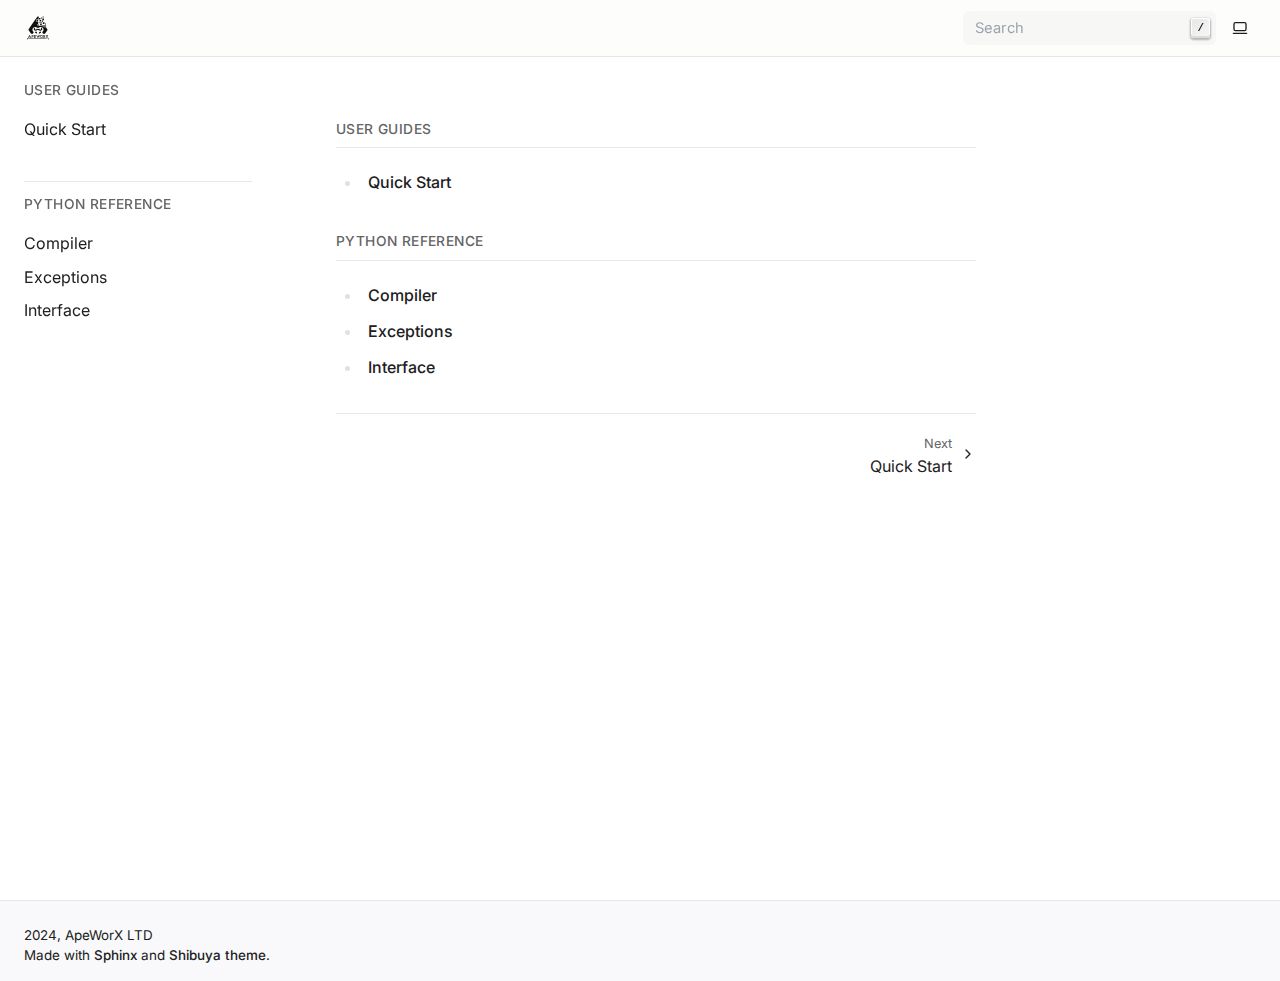
<file: latest/index.html>
<!DOCTYPE html>
<html lang="en" data-accent-color="lime" data-content_root="./">
<head>
  <meta charset="utf-8">
  <meta name="viewport" content="width=device-width, initial-scale=1.0"><title>ape-vyper documentation</title><link rel="shortcut icon" href="_static/favicon.ico"/><link rel="index" title="Index" href="genindex.html" /><link rel="search" title="Search" href="search.html" /><link rel="next" title="Quick Start" href="userguides/quickstart.html" />
      <link rel="canonical" href="ape-vyper/" /><script>
    function setColorMode(t){let e=document.documentElement;e.setAttribute("data-color-mode",t);let a=window.matchMedia&&window.matchMedia("(prefers-color-scheme: dark)").matches,s=t;"auto"===t&&(s=a?"dark":"light"),"light"===s?(e.classList.remove("dark"),e.classList.add("light")):(e.classList.remove("light"),e.classList.add("dark"))}
    setColorMode(localStorage._theme||"auto");
  </script><link rel="stylesheet" type="text/css" href="_static/pygments.css?v=397bb51e" />
    <link rel="stylesheet" type="text/css" href="_static/shibuya.css?v=36d120a7" />
    <link media="print" rel="stylesheet" type="text/css" href="_static/print.css?v=20ff2c19" />
    <link rel="preconnect" href="https://fonts.googleapis.com">
<link rel="preconnect" href="https://fonts.gstatic.com" crossorigin>
<link href="https://fonts.googleapis.com/css2?family=Inter:wght@400;500;600;700&display=swap" rel="stylesheet">
<style>
:root {
  --sy-f-text: "Inter", var(--sy-f-sys), var(--sy-f-cjk), sans-serif;
  --sy-f-heading: "Inter", var(--sy-f-sys), var(--sy-f-cjk), sans-serif;
}
</style>
    <meta property="og:type" content="website"/>
<meta property="og:url" content="ape-vyper/"/>
<meta property="og:title" content="&lt;no title&gt;"/>
<meta name="twitter:card" content="summary"/>
  </head>
<body><div class="sy-head">
  <div class="sy-head-blur"></div>
  <div class="sy-head-inner sy-container mx-auto">
    <a class="sy-head-brand" href="#">
      <img class="light-logo" src="_static/logo_grey.svg" alt="ape-vyper" height="28" loading="lazy" />
      <img class="dark-logo" src="_static/logo_green.svg" alt="ape-vyper" height="28" loading="lazy" />
      <strong>ape-vyper</strong>
    </a>
    <div class="sy-head-nav" id="HeadNav">
      <nav class="sy-head-links"></nav>
      <div class="sy-head-extra flex items-center print:hidden"><form class="searchbox flex items-center" action="search.html" method="get">
  <input type="text" name="q" placeholder="Search" />
  <kbd>/</kbd>
</form><div class="sy-head-socials"></div></div>
    </div>
    <div class="sy-head-actions flex items-center shrink-0 print:hidden"><button class="js-theme theme-switch flex items-center"
data-aria-auto="Switch to light color mode"
data-aria-light="Switch to dark color mode"
data-aria-dark="Switch to auto color mode">
<i class="i-lucide theme-icon"></i>
</button><button class="md:hidden flex items-center js-menu" aria-label="Menu" type="button" aria-controls="HeadNav" aria-expanded="false">
        <div class="hamburger">
          <span class="hamburger_1"></span>
          <span class="hamburger_2 -translate-x-2"></span>
          <span class="hamburger_3 -translate-x-1"></span>
        </div>
      </button>
    </div>
  </div>
</div>
<div class="sy-page sy-container flex mx-auto">
  <aside id="lside" class="sy-lside md:w-72 md:shrink-0 print:hidden">
    <div class="sy-lside-inner md:sticky">
      <div class="sy-scrollbar p-6">
        <div class="globaltoc" data-expand-depth="0"><p class="caption" role="heading" aria-level="3"><span class="caption-text">User Guides</span></p>
<ul>
<li class="toctree-l1"><a class="reference internal" href="userguides/quickstart.html">Quick Start</a></li>
</ul>
<p class="caption" role="heading" aria-level="3"><span class="caption-text">Python Reference</span></p>
<ul>
<li class="toctree-l1"><a class="reference internal" href="methoddocs/compiler.html">Compiler</a></li>
<li class="toctree-l1"><a class="reference internal" href="methoddocs/exceptions.html">Exceptions</a></li>
<li class="toctree-l1"><a class="reference internal" href="methoddocs/interface.html">Interface</a></li>
</ul>

        </div>
      </div></div>
  </aside>
  <div class="lside-overlay js-menu" role="button" aria-label="Close left sidebar" aria-controls="lside" aria-expanded="false"></div>
  <aside id="rside" class="sy-rside pb-3 w-64 shrink-0 order-last">
    <button class="rside-close js-menu xl:hidden" aria-label="Close Table of Contents" type="button" aria-controls="rside" aria-expanded="false">
      <i class="i-lucide close"></i>
    </button>
    <div class="sy-scrollbar sy-rside-inner px-6 xl:top-16 xl:sticky xl:pl-0 pt-6 pb-4"><div id="ethical-ad-placement" data-ea-publisher="readthedocs"></div></div>
  </aside>
  <div class="rside-overlay js-menu" role="button" aria-label="Close Table of Contents" aria-controls="rside" aria-expanded="false"></div>
  <main class="sy-main w-full max-sm:max-w-full print:pt-6"><div class="sy-breadcrumbs" role="navigation">
  <div class="sy-breadcrumbs-inner flex items-center">
    <div class="md:hidden mr-3">
      <button class="js-menu" aria-label="Menu" type="button" aria-controls="lside" aria-expanded="false">
        <i class="i-lucide menu"></i>
      </button>
    </div>
    <ol class="flex-1" itemscope itemtype="https://schema.org/BreadcrumbList"><li itemprop="itemListElement" itemscope itemtype="https://schema.org/ListItem">
        <a itemprop="item" href="#"><span itemprop="name">ape-vyper</span></a>
        <span>/</span>
        <meta itemprop="position" content="1" />
      </li><li itemprop="itemListElement" itemscope itemtype="https://schema.org/ListItem">
        <strong itemprop="name">&lt;no title&gt;</strong>
        <meta itemprop="position" content="2" />
      </li></ol>
    <div class="xl:hidden ml-1">
      <button class="js-menu" aria-label="Show table of contents" type="button" aria-controls="rside"
        aria-expanded="false">
        <i class="i-lucide outdent"></i>
      </button>
    </div>
  </div>
</div><div class="flex flex-col break-words justify-between">
      <div class="min-w-0 max-w-6xl px-6 pb-6 pt-8 xl:px-12">
        <article class="yue" role="main">
          <div class="toctree-wrapper compound">
<p class="caption" role="heading"><span class="caption-text">User Guides</span></p>
<ul>
<li class="toctree-l1"><a class="reference internal" href="userguides/quickstart.html">Quick Start</a></li>
</ul>
</div>
<div class="toctree-wrapper compound">
<p class="caption" role="heading"><span class="caption-text">Python Reference</span></p>
<ul>
<li class="toctree-l1"><a class="reference internal" href="methoddocs/compiler.html">Compiler</a></li>
<li class="toctree-l1"><a class="reference internal" href="methoddocs/exceptions.html">Exceptions</a></li>
<li class="toctree-l1"><a class="reference internal" href="methoddocs/interface.html">Interface</a></li>
</ul>
</div>

        </article><button class="back-to-top" type="button">
  <svg xmlns="http://www.w3.org/2000/svg" viewBox="0 0 24 24">
    <path d="M13 20h-2V8l-5.5 5.5-1.42-1.42L12 4.16l7.92 7.92-1.42 1.42L13 8v12z"></path>
  </svg>
  <span>Back to top</span>
</button><div class="navigation flex print:hidden"><div class="navigation-next">
    <a href="userguides/quickstart.html">
      <div class="page-info">
        <span>Next</span>
        <div class="title">Quick Start</div>
      </div>
      <i class="i-lucide chevron-right"></i>
    </a>
  </div></div></div>
    </div>
  </main>
</div>
<footer class="sy-foot">
  <div class="sy-foot-inner sy-container mx-auto">
    <div class="sy-foot-reserved md:flex justify-between items-center">
      <div class="sy-foot-copyright"><p>2024, ApeWorX LTD</p>
  
  <p>
    Made with
    
    <a href="https://www.sphinx-doc.org/">Sphinx</a> and
    
    <a href="https://shibuya.lepture.com">Shibuya theme</a>.
  </p>
</div>
      <div class="sy-foot-socials"></div>
    </div>
  </div>
</footer>
      <script src="_static/jquery.js?v=5d32c60e"></script>
      <script src="_static/_sphinx_javascript_frameworks_compat.js?v=2cd50e6c"></script>
      <script src="_static/documentation_options.js?v=5929fcd5"></script>
      <script src="_static/doctools.js?v=9a2dae69"></script>
      <script src="_static/sphinx_highlight.js?v=dc90522c"></script>
      <script data-domain="docs.apeworx.io" defer="defer" src="https://plausible.io/js/script.js"></script>
      <script src="_static/shibuya.js?v=c5fc9e80"></script></body>
</html>
</file>
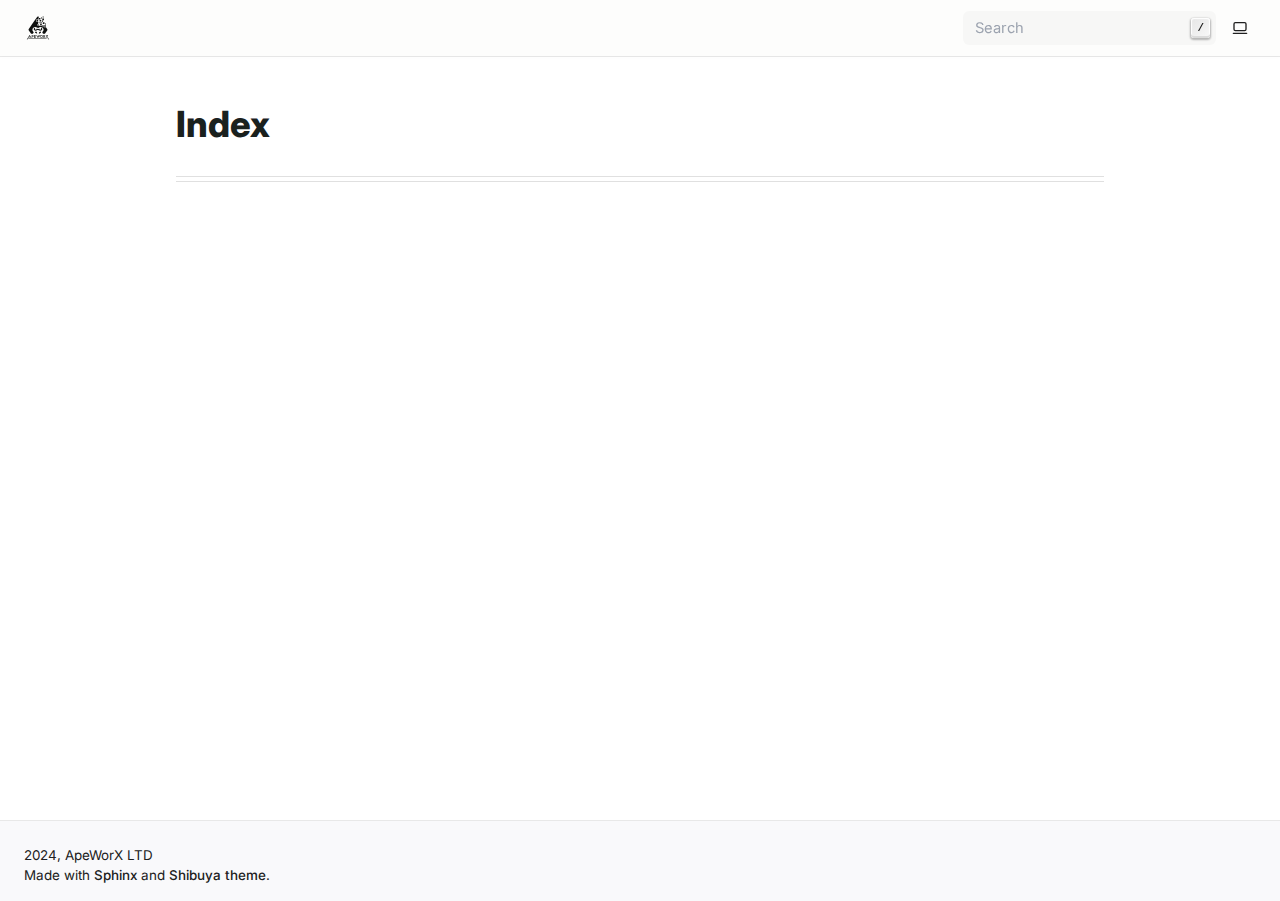
<file: latest/genindex.html>
<!DOCTYPE html>
<html lang="en" data-accent-color="lime" data-content_root="./">
<head>
  <meta charset="utf-8">
  <meta name="viewport" content="width=device-width, initial-scale=1.0"><title>Index - ape-vyper documentation</title><link rel="shortcut icon" href="_static/favicon.ico"/><link rel="index" title="Index" href="#" /><link rel="search" title="Search" href="search.html" />
      <link rel="canonical" href="ape-vyper/genindex.html" /><script>
    function setColorMode(t){let e=document.documentElement;e.setAttribute("data-color-mode",t);let a=window.matchMedia&&window.matchMedia("(prefers-color-scheme: dark)").matches,s=t;"auto"===t&&(s=a?"dark":"light"),"light"===s?(e.classList.remove("dark"),e.classList.add("light")):(e.classList.remove("light"),e.classList.add("dark"))}
    setColorMode(localStorage._theme||"auto");
  </script><link rel="stylesheet" type="text/css" href="_static/pygments.css?v=397bb51e" />
    <link rel="stylesheet" type="text/css" href="_static/shibuya.css?v=36d120a7" />
    <link media="print" rel="stylesheet" type="text/css" href="_static/print.css?v=20ff2c19" />
    <link rel="preconnect" href="https://fonts.googleapis.com">
<link rel="preconnect" href="https://fonts.gstatic.com" crossorigin>
<link href="https://fonts.googleapis.com/css2?family=Inter:wght@400;500;600;700&display=swap" rel="stylesheet">
<style>
:root {
  --sy-f-text: "Inter", var(--sy-f-sys), var(--sy-f-cjk), sans-serif;
  --sy-f-heading: "Inter", var(--sy-f-sys), var(--sy-f-cjk), sans-serif;
}
</style>
    </head>
<body><div class="sy-head">
  <div class="sy-head-blur"></div>
  <div class="sy-head-inner sy-container mx-auto">
    <a class="sy-head-brand" href="index.html">
      <img class="light-logo" src="_static/logo_grey.svg" alt="ape-vyper" height="28" loading="lazy" />
      <img class="dark-logo" src="_static/logo_green.svg" alt="ape-vyper" height="28" loading="lazy" />
      <strong>ape-vyper</strong>
    </a>
    <div class="sy-head-nav" id="HeadNav">
      <nav class="sy-head-links"></nav>
      <div class="sy-head-extra flex items-center print:hidden"><form class="searchbox flex items-center" action="search.html" method="get">
  <input type="text" name="q" placeholder="Search" />
  <kbd>/</kbd>
</form><div class="sy-head-socials"></div></div>
    </div>
    <div class="sy-head-actions flex items-center shrink-0 print:hidden"><button class="js-theme theme-switch flex items-center"
data-aria-auto="Switch to light color mode"
data-aria-light="Switch to dark color mode"
data-aria-dark="Switch to auto color mode">
<i class="i-lucide theme-icon"></i>
</button><button class="md:hidden flex items-center js-menu" aria-label="Menu" type="button" aria-controls="HeadNav" aria-expanded="false">
        <div class="hamburger">
          <span class="hamburger_1"></span>
          <span class="hamburger_2 -translate-x-2"></span>
          <span class="hamburger_3 -translate-x-1"></span>
        </div>
      </button>
    </div>
  </div>
</div><div class="sy-container mx-auto body">
    <main class="sy-content mx-auto pt-12 px-6 xl:px-12 break-words">
      <article class="yue" role="main">
        

<h1 id="index">Index</h1>

<div class="genindex-jumpbox">
 
</div>


      </article>
      
    </main>
  </div><footer class="sy-foot">
  <div class="sy-foot-inner sy-container mx-auto">
    <div class="sy-foot-reserved md:flex justify-between items-center">
      <div class="sy-foot-copyright"><p>2024, ApeWorX LTD</p>
  
  <p>
    Made with
    
    <a href="https://www.sphinx-doc.org/">Sphinx</a> and
    
    <a href="https://shibuya.lepture.com">Shibuya theme</a>.
  </p>
</div>
      <div class="sy-foot-socials"></div>
    </div>
  </div>
</footer>
      <script src="_static/jquery.js?v=5d32c60e"></script>
      <script src="_static/_sphinx_javascript_frameworks_compat.js?v=2cd50e6c"></script>
      <script src="_static/documentation_options.js?v=5929fcd5"></script>
      <script src="_static/doctools.js?v=9a2dae69"></script>
      <script src="_static/sphinx_highlight.js?v=dc90522c"></script>
      <script data-domain="docs.apeworx.io" defer="defer" src="https://plausible.io/js/script.js"></script>
      <script src="_static/shibuya.js?v=c5fc9e80"></script></body>
</html>
</file>
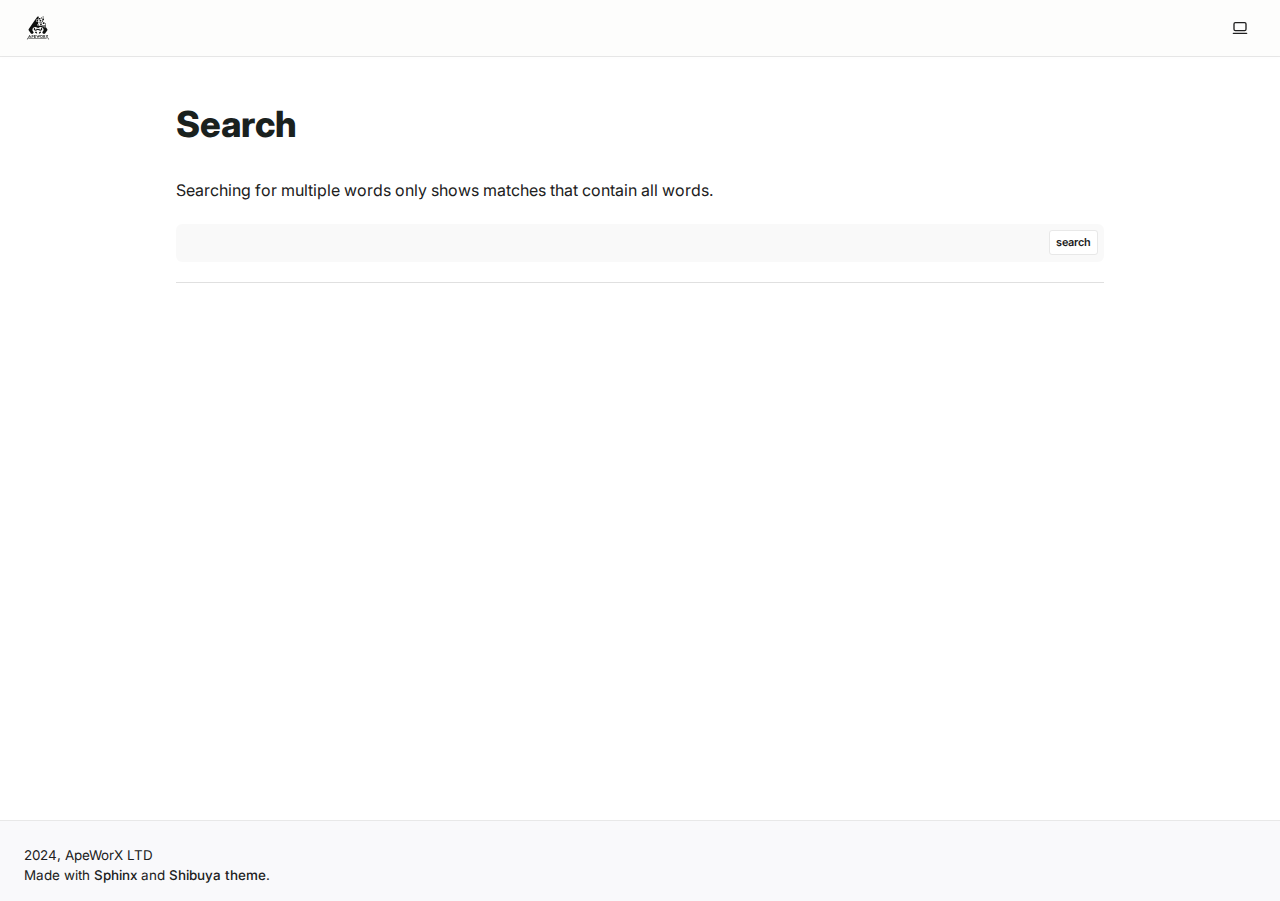
<file: latest/search.html>
<!DOCTYPE html>
<html lang="en" data-accent-color="lime" data-content_root="./">
<head>
  <meta charset="utf-8">
  <meta name="viewport" content="width=device-width, initial-scale=1.0"><title>Search - ape-vyper documentation</title><link rel="shortcut icon" href="_static/favicon.ico"/><link rel="index" title="Index" href="genindex.html" /><link rel="search" title="Search" href="#" />
      <link rel="canonical" href="ape-vyper/search.html" /><script>
    function setColorMode(t){let e=document.documentElement;e.setAttribute("data-color-mode",t);let a=window.matchMedia&&window.matchMedia("(prefers-color-scheme: dark)").matches,s=t;"auto"===t&&(s=a?"dark":"light"),"light"===s?(e.classList.remove("dark"),e.classList.add("light")):(e.classList.remove("light"),e.classList.add("dark"))}
    setColorMode(localStorage._theme||"auto");
  </script><link rel="stylesheet" type="text/css" href="_static/pygments.css?v=397bb51e" />
    <link rel="stylesheet" type="text/css" href="_static/shibuya.css?v=36d120a7" />
    <link media="print" rel="stylesheet" type="text/css" href="_static/print.css?v=20ff2c19" />
    <link rel="preconnect" href="https://fonts.googleapis.com">
<link rel="preconnect" href="https://fonts.gstatic.com" crossorigin>
<link href="https://fonts.googleapis.com/css2?family=Inter:wght@400;500;600;700&display=swap" rel="stylesheet">
<style>
:root {
  --sy-f-text: "Inter", var(--sy-f-sys), var(--sy-f-cjk), sans-serif;
  --sy-f-heading: "Inter", var(--sy-f-sys), var(--sy-f-cjk), sans-serif;
}
</style>
    
    <script src="searchindex.js" defer="defer"></script>
    <meta name="robots" content="noindex" />
    
</head>
<body><div class="sy-head">
  <div class="sy-head-blur"></div>
  <div class="sy-head-inner sy-container mx-auto">
    <a class="sy-head-brand" href="index.html">
      <img class="light-logo" src="_static/logo_grey.svg" alt="ape-vyper" height="28" loading="lazy" />
      <img class="dark-logo" src="_static/logo_green.svg" alt="ape-vyper" height="28" loading="lazy" />
      <strong>ape-vyper</strong>
    </a>
    <div class="sy-head-nav" id="HeadNav">
      <nav class="sy-head-links"></nav>
      <div class="sy-head-extra flex items-center print:hidden"><div class="sy-head-socials"></div></div>
    </div>
    <div class="sy-head-actions flex items-center shrink-0 print:hidden"><button class="js-theme theme-switch flex items-center"
data-aria-auto="Switch to light color mode"
data-aria-light="Switch to dark color mode"
data-aria-dark="Switch to auto color mode">
<i class="i-lucide theme-icon"></i>
</button><button class="md:hidden flex items-center js-menu" aria-label="Menu" type="button" aria-controls="HeadNav" aria-expanded="false">
        <div class="hamburger">
          <span class="hamburger_1"></span>
          <span class="hamburger_2 -translate-x-2"></span>
          <span class="hamburger_3 -translate-x-1"></span>
        </div>
      </button>
    </div>
  </div>
</div><div class="sy-container mx-auto body">
    <main class="sy-content mx-auto pt-12 px-6 xl:px-12 break-words">
      <article class="yue" role="main">
        
  <h1 id="search-documentation">Search</h1>
  
  <noscript>
  <div class="admonition warning">
  <p>
    Please activate JavaScript to enable the search
    functionality.
  </p>
  </div>
  </noscript>
  
  
  <p>
    Searching for multiple words only shows matches that contain
    all words.
  </p>
  
  
  <form class="searchform" action="" method="get">
    <input type="text" name="q" aria-labelledby="search-documentation" value="" autocomplete="off" autocorrect="off" autocapitalize="off" spellcheck="false"/>
    <button type="submit">search</button>
  </form>
  <p><span id="search-progress"></span></p>

  
  <div id="search-results"></div>
  

      </article>
      
    </main>
  </div><footer class="sy-foot">
  <div class="sy-foot-inner sy-container mx-auto">
    <div class="sy-foot-reserved md:flex justify-between items-center">
      <div class="sy-foot-copyright"><p>2024, ApeWorX LTD</p>
  
  <p>
    Made with
    
    <a href="https://www.sphinx-doc.org/">Sphinx</a> and
    
    <a href="https://shibuya.lepture.com">Shibuya theme</a>.
  </p>
</div>
      <div class="sy-foot-socials"></div>
    </div>
  </div>
</footer>
    
      <script src="_static/jquery.js?v=5d32c60e"></script>
      <script src="_static/_sphinx_javascript_frameworks_compat.js?v=2cd50e6c"></script>
      <script src="_static/documentation_options.js?v=5929fcd5"></script>
      <script src="_static/doctools.js?v=9a2dae69"></script>
      <script src="_static/sphinx_highlight.js?v=dc90522c"></script>
      <script data-domain="docs.apeworx.io" defer="defer" src="https://plausible.io/js/script.js"></script>
      <script src="_static/shibuya.js?v=c5fc9e80"></script>
    <script src="_static/searchtools.js"></script>
    <script src="_static/language_data.js"></script></body>
</html>
</file>
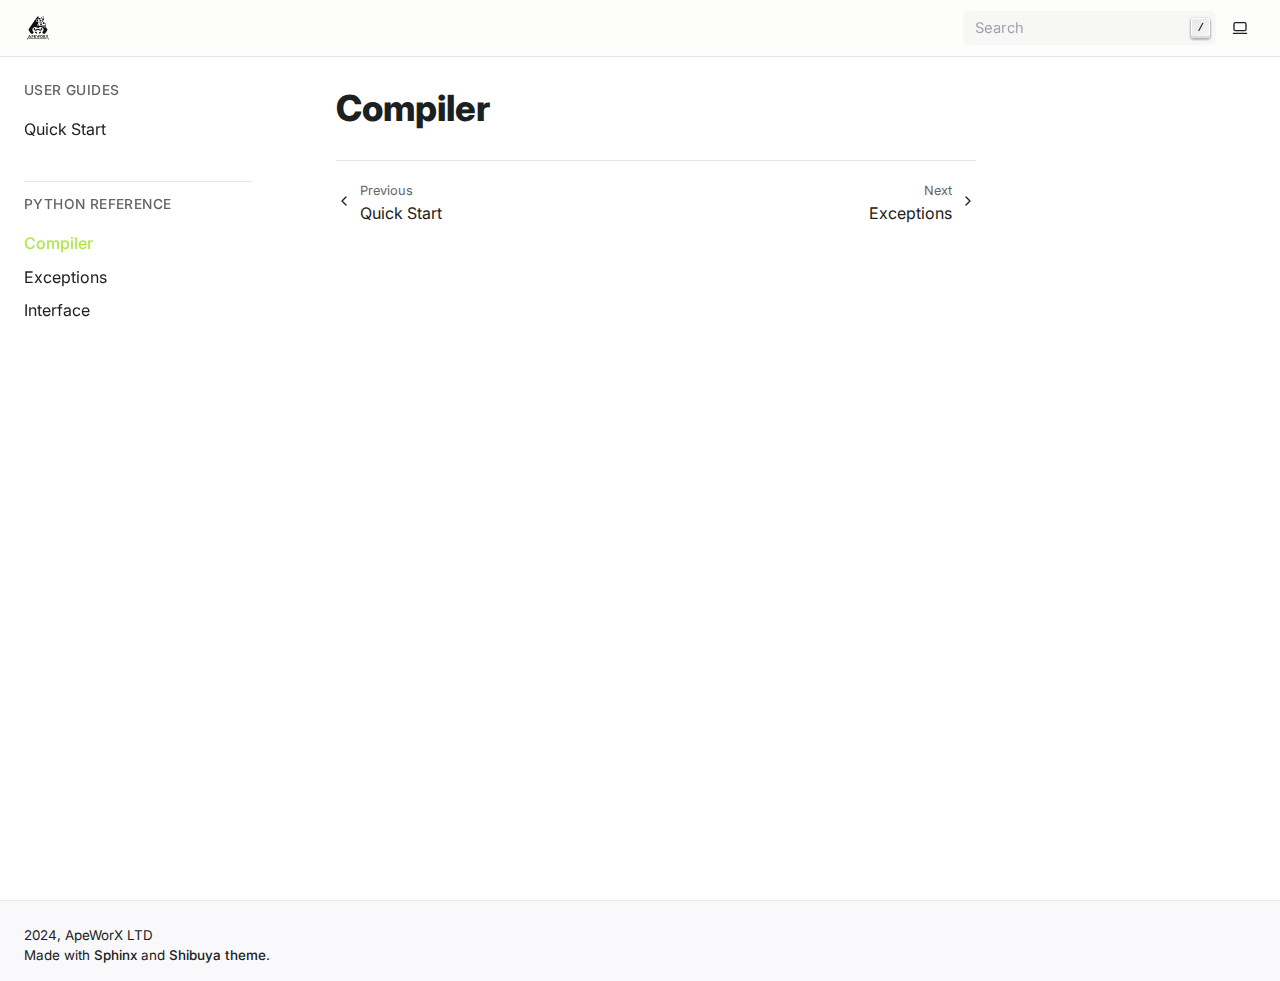
<file: latest/methoddocs/compiler.html>
<!DOCTYPE html>
<html lang="en" data-accent-color="lime" data-content_root="../">
<head>
  <meta charset="utf-8">
  <meta name="viewport" content="width=device-width, initial-scale=1.0"><title>Compiler - ape-vyper documentation</title><link rel="shortcut icon" href="../_static/favicon.ico"/><link rel="index" title="Index" href="../genindex.html" /><link rel="search" title="Search" href="../search.html" /><link rel="next" title="Exceptions" href="exceptions.html" /><link rel="prev" title="Quick Start" href="../userguides/quickstart.html" />
      <link rel="canonical" href="ape-vyper/methoddocs/compiler.html" /><script>
    function setColorMode(t){let e=document.documentElement;e.setAttribute("data-color-mode",t);let a=window.matchMedia&&window.matchMedia("(prefers-color-scheme: dark)").matches,s=t;"auto"===t&&(s=a?"dark":"light"),"light"===s?(e.classList.remove("dark"),e.classList.add("light")):(e.classList.remove("light"),e.classList.add("dark"))}
    setColorMode(localStorage._theme||"auto");
  </script><link rel="stylesheet" type="text/css" href="../_static/pygments.css?v=397bb51e" />
    <link rel="stylesheet" type="text/css" href="../_static/shibuya.css?v=36d120a7" />
    <link media="print" rel="stylesheet" type="text/css" href="../_static/print.css?v=20ff2c19" />
    <link rel="preconnect" href="https://fonts.googleapis.com">
<link rel="preconnect" href="https://fonts.gstatic.com" crossorigin>
<link href="https://fonts.googleapis.com/css2?family=Inter:wght@400;500;600;700&display=swap" rel="stylesheet">
<style>
:root {
  --sy-f-text: "Inter", var(--sy-f-sys), var(--sy-f-cjk), sans-serif;
  --sy-f-heading: "Inter", var(--sy-f-sys), var(--sy-f-cjk), sans-serif;
}
</style>
    <meta property="og:type" content="website"/>
<meta property="og:url" content="ape-vyper/methoddocs/compiler.html"/>
<meta property="og:title" content="Compiler"/>
<meta name="twitter:card" content="summary"/>
  </head>
<body><div class="sy-head">
  <div class="sy-head-blur"></div>
  <div class="sy-head-inner sy-container mx-auto">
    <a class="sy-head-brand" href="../index.html">
      <img class="light-logo" src="../_static/logo_grey.svg" alt="ape-vyper" height="28" loading="lazy" />
      <img class="dark-logo" src="../_static/logo_green.svg" alt="ape-vyper" height="28" loading="lazy" />
      <strong>ape-vyper</strong>
    </a>
    <div class="sy-head-nav" id="HeadNav">
      <nav class="sy-head-links"></nav>
      <div class="sy-head-extra flex items-center print:hidden"><form class="searchbox flex items-center" action="../search.html" method="get">
  <input type="text" name="q" placeholder="Search" />
  <kbd>/</kbd>
</form><div class="sy-head-socials"></div></div>
    </div>
    <div class="sy-head-actions flex items-center shrink-0 print:hidden"><button class="js-theme theme-switch flex items-center"
data-aria-auto="Switch to light color mode"
data-aria-light="Switch to dark color mode"
data-aria-dark="Switch to auto color mode">
<i class="i-lucide theme-icon"></i>
</button><button class="md:hidden flex items-center js-menu" aria-label="Menu" type="button" aria-controls="HeadNav" aria-expanded="false">
        <div class="hamburger">
          <span class="hamburger_1"></span>
          <span class="hamburger_2 -translate-x-2"></span>
          <span class="hamburger_3 -translate-x-1"></span>
        </div>
      </button>
    </div>
  </div>
</div>
<div class="sy-page sy-container flex mx-auto">
  <aside id="lside" class="sy-lside md:w-72 md:shrink-0 print:hidden">
    <div class="sy-lside-inner md:sticky">
      <div class="sy-scrollbar p-6">
        <div class="globaltoc" data-expand-depth="0"><p class="caption" role="heading" aria-level="3"><span class="caption-text">User Guides</span></p>
<ul>
<li class="toctree-l1"><a class="reference internal" href="../userguides/quickstart.html">Quick Start</a></li>
</ul>
<p class="caption" role="heading" aria-level="3"><span class="caption-text">Python Reference</span></p>
<ul class="current">
<li class="toctree-l1 current"><a class="current reference internal" href="#">Compiler</a></li>
<li class="toctree-l1"><a class="reference internal" href="exceptions.html">Exceptions</a></li>
<li class="toctree-l1"><a class="reference internal" href="interface.html">Interface</a></li>
</ul>

        </div>
      </div></div>
  </aside>
  <div class="lside-overlay js-menu" role="button" aria-label="Close left sidebar" aria-controls="lside" aria-expanded="false"></div>
  <aside id="rside" class="sy-rside pb-3 w-64 shrink-0 order-last">
    <button class="rside-close js-menu xl:hidden" aria-label="Close Table of Contents" type="button" aria-controls="rside" aria-expanded="false">
      <i class="i-lucide close"></i>
    </button>
    <div class="sy-scrollbar sy-rside-inner px-6 xl:top-16 xl:sticky xl:pl-0 pt-6 pb-4"><div id="ethical-ad-placement" data-ea-publisher="readthedocs"></div></div>
  </aside>
  <div class="rside-overlay js-menu" role="button" aria-label="Close Table of Contents" aria-controls="rside" aria-expanded="false"></div>
  <main class="sy-main w-full max-sm:max-w-full print:pt-6"><div class="sy-breadcrumbs" role="navigation">
  <div class="sy-breadcrumbs-inner flex items-center">
    <div class="md:hidden mr-3">
      <button class="js-menu" aria-label="Menu" type="button" aria-controls="lside" aria-expanded="false">
        <i class="i-lucide menu"></i>
      </button>
    </div>
    <ol class="flex-1" itemscope itemtype="https://schema.org/BreadcrumbList"><li itemprop="itemListElement" itemscope itemtype="https://schema.org/ListItem">
        <a itemprop="item" href="../index.html"><span itemprop="name">ape-vyper</span></a>
        <span>/</span>
        <meta itemprop="position" content="1" />
      </li><li itemprop="itemListElement" itemscope itemtype="https://schema.org/ListItem">
        <strong itemprop="name">Compiler</strong>
        <meta itemprop="position" content="2" />
      </li></ol>
    <div class="xl:hidden ml-1">
      <button class="js-menu" aria-label="Show table of contents" type="button" aria-controls="rside"
        aria-expanded="false">
        <i class="i-lucide outdent"></i>
      </button>
    </div>
  </div>
</div><div class="flex flex-col break-words justify-between">
      <div class="min-w-0 max-w-6xl px-6 pb-6 pt-8 xl:px-12">
        <article class="yue" role="main">
          <section id="compiler">
<h1>Compiler<a class="headerlink" href="#compiler" title="Link to this heading"></a></h1>
</section>

        </article><button class="back-to-top" type="button">
  <svg xmlns="http://www.w3.org/2000/svg" viewBox="0 0 24 24">
    <path d="M13 20h-2V8l-5.5 5.5-1.42-1.42L12 4.16l7.92 7.92-1.42 1.42L13 8v12z"></path>
  </svg>
  <span>Back to top</span>
</button><div class="navigation flex print:hidden"><div class="navigation-prev">
    <a href="../userguides/quickstart.html">
      <i class="i-lucide chevron-left"></i>
      <div class="page-info">
        <span>Previous</span><div class="title">Quick Start</div></div>
    </a>
  </div><div class="navigation-next">
    <a href="exceptions.html">
      <div class="page-info">
        <span>Next</span>
        <div class="title">Exceptions</div>
      </div>
      <i class="i-lucide chevron-right"></i>
    </a>
  </div></div></div>
    </div>
  </main>
</div>
<footer class="sy-foot">
  <div class="sy-foot-inner sy-container mx-auto">
    <div class="sy-foot-reserved md:flex justify-between items-center">
      <div class="sy-foot-copyright"><p>2024, ApeWorX LTD</p>
  
  <p>
    Made with
    
    <a href="https://www.sphinx-doc.org/">Sphinx</a> and
    
    <a href="https://shibuya.lepture.com">Shibuya theme</a>.
  </p>
</div>
      <div class="sy-foot-socials"></div>
    </div>
  </div>
</footer>
      <script src="../_static/jquery.js?v=5d32c60e"></script>
      <script src="../_static/_sphinx_javascript_frameworks_compat.js?v=2cd50e6c"></script>
      <script src="../_static/documentation_options.js?v=5929fcd5"></script>
      <script src="../_static/doctools.js?v=9a2dae69"></script>
      <script src="../_static/sphinx_highlight.js?v=dc90522c"></script>
      <script data-domain="docs.apeworx.io" defer="defer" src="https://plausible.io/js/script.js"></script>
      <script src="../_static/shibuya.js?v=c5fc9e80"></script></body>
</html>
</file>
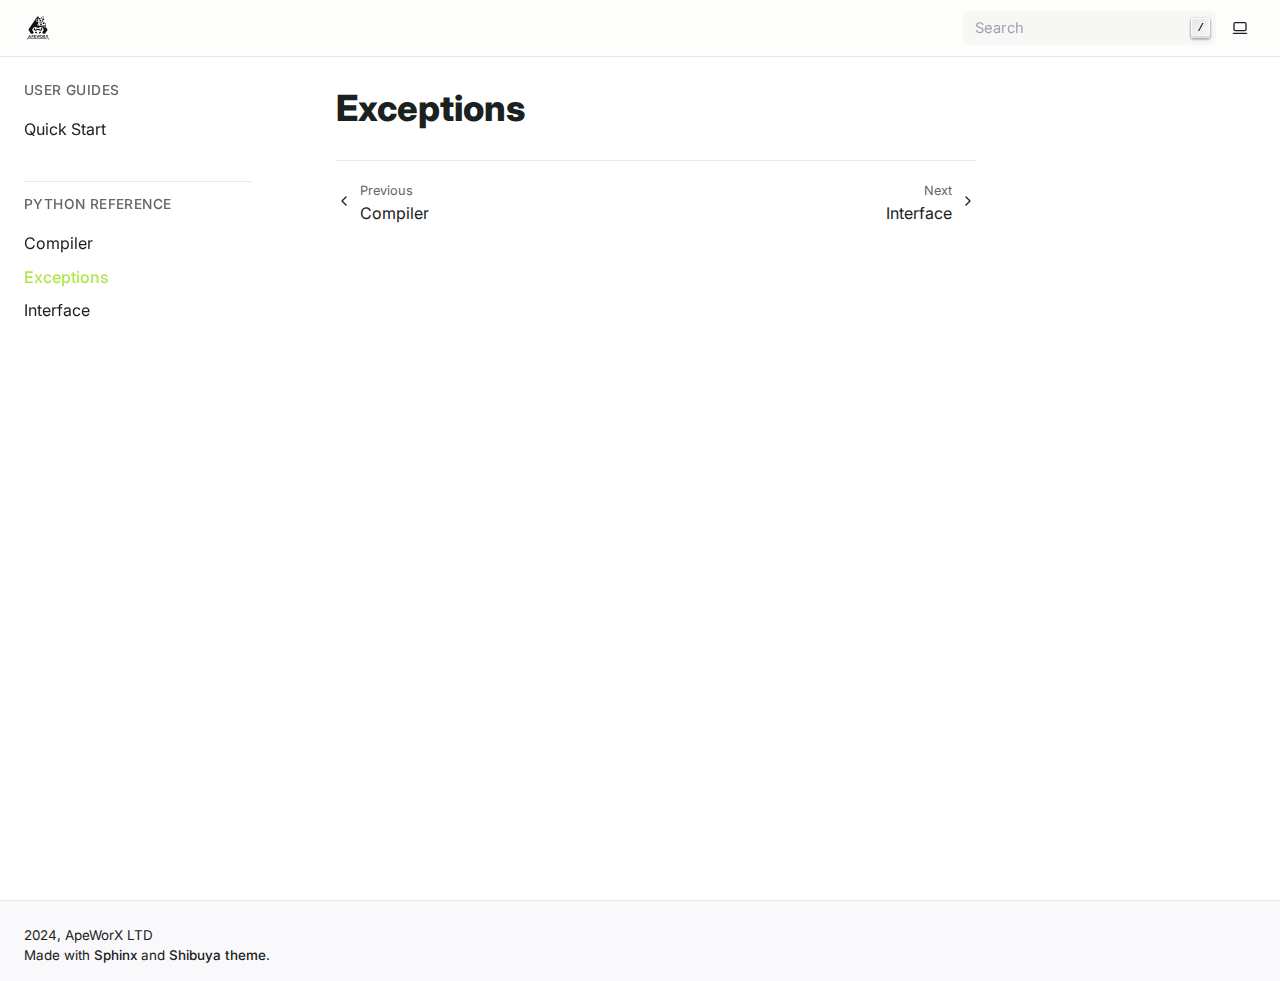
<file: latest/methoddocs/exceptions.html>
<!DOCTYPE html>
<html lang="en" data-accent-color="lime" data-content_root="../">
<head>
  <meta charset="utf-8">
  <meta name="viewport" content="width=device-width, initial-scale=1.0"><title>Exceptions - ape-vyper documentation</title><link rel="shortcut icon" href="../_static/favicon.ico"/><link rel="index" title="Index" href="../genindex.html" /><link rel="search" title="Search" href="../search.html" /><link rel="next" title="Interface" href="interface.html" /><link rel="prev" title="Compiler" href="compiler.html" />
      <link rel="canonical" href="ape-vyper/methoddocs/exceptions.html" /><script>
    function setColorMode(t){let e=document.documentElement;e.setAttribute("data-color-mode",t);let a=window.matchMedia&&window.matchMedia("(prefers-color-scheme: dark)").matches,s=t;"auto"===t&&(s=a?"dark":"light"),"light"===s?(e.classList.remove("dark"),e.classList.add("light")):(e.classList.remove("light"),e.classList.add("dark"))}
    setColorMode(localStorage._theme||"auto");
  </script><link rel="stylesheet" type="text/css" href="../_static/pygments.css?v=397bb51e" />
    <link rel="stylesheet" type="text/css" href="../_static/shibuya.css?v=36d120a7" />
    <link media="print" rel="stylesheet" type="text/css" href="../_static/print.css?v=20ff2c19" />
    <link rel="preconnect" href="https://fonts.googleapis.com">
<link rel="preconnect" href="https://fonts.gstatic.com" crossorigin>
<link href="https://fonts.googleapis.com/css2?family=Inter:wght@400;500;600;700&display=swap" rel="stylesheet">
<style>
:root {
  --sy-f-text: "Inter", var(--sy-f-sys), var(--sy-f-cjk), sans-serif;
  --sy-f-heading: "Inter", var(--sy-f-sys), var(--sy-f-cjk), sans-serif;
}
</style>
    <meta property="og:type" content="website"/>
<meta property="og:url" content="ape-vyper/methoddocs/exceptions.html"/>
<meta property="og:title" content="Exceptions"/>
<meta name="twitter:card" content="summary"/>
  </head>
<body><div class="sy-head">
  <div class="sy-head-blur"></div>
  <div class="sy-head-inner sy-container mx-auto">
    <a class="sy-head-brand" href="../index.html">
      <img class="light-logo" src="../_static/logo_grey.svg" alt="ape-vyper" height="28" loading="lazy" />
      <img class="dark-logo" src="../_static/logo_green.svg" alt="ape-vyper" height="28" loading="lazy" />
      <strong>ape-vyper</strong>
    </a>
    <div class="sy-head-nav" id="HeadNav">
      <nav class="sy-head-links"></nav>
      <div class="sy-head-extra flex items-center print:hidden"><form class="searchbox flex items-center" action="../search.html" method="get">
  <input type="text" name="q" placeholder="Search" />
  <kbd>/</kbd>
</form><div class="sy-head-socials"></div></div>
    </div>
    <div class="sy-head-actions flex items-center shrink-0 print:hidden"><button class="js-theme theme-switch flex items-center"
data-aria-auto="Switch to light color mode"
data-aria-light="Switch to dark color mode"
data-aria-dark="Switch to auto color mode">
<i class="i-lucide theme-icon"></i>
</button><button class="md:hidden flex items-center js-menu" aria-label="Menu" type="button" aria-controls="HeadNav" aria-expanded="false">
        <div class="hamburger">
          <span class="hamburger_1"></span>
          <span class="hamburger_2 -translate-x-2"></span>
          <span class="hamburger_3 -translate-x-1"></span>
        </div>
      </button>
    </div>
  </div>
</div>
<div class="sy-page sy-container flex mx-auto">
  <aside id="lside" class="sy-lside md:w-72 md:shrink-0 print:hidden">
    <div class="sy-lside-inner md:sticky">
      <div class="sy-scrollbar p-6">
        <div class="globaltoc" data-expand-depth="0"><p class="caption" role="heading" aria-level="3"><span class="caption-text">User Guides</span></p>
<ul>
<li class="toctree-l1"><a class="reference internal" href="../userguides/quickstart.html">Quick Start</a></li>
</ul>
<p class="caption" role="heading" aria-level="3"><span class="caption-text">Python Reference</span></p>
<ul class="current">
<li class="toctree-l1"><a class="reference internal" href="compiler.html">Compiler</a></li>
<li class="toctree-l1 current"><a class="current reference internal" href="#">Exceptions</a></li>
<li class="toctree-l1"><a class="reference internal" href="interface.html">Interface</a></li>
</ul>

        </div>
      </div></div>
  </aside>
  <div class="lside-overlay js-menu" role="button" aria-label="Close left sidebar" aria-controls="lside" aria-expanded="false"></div>
  <aside id="rside" class="sy-rside pb-3 w-64 shrink-0 order-last">
    <button class="rside-close js-menu xl:hidden" aria-label="Close Table of Contents" type="button" aria-controls="rside" aria-expanded="false">
      <i class="i-lucide close"></i>
    </button>
    <div class="sy-scrollbar sy-rside-inner px-6 xl:top-16 xl:sticky xl:pl-0 pt-6 pb-4"><div id="ethical-ad-placement" data-ea-publisher="readthedocs"></div></div>
  </aside>
  <div class="rside-overlay js-menu" role="button" aria-label="Close Table of Contents" aria-controls="rside" aria-expanded="false"></div>
  <main class="sy-main w-full max-sm:max-w-full print:pt-6"><div class="sy-breadcrumbs" role="navigation">
  <div class="sy-breadcrumbs-inner flex items-center">
    <div class="md:hidden mr-3">
      <button class="js-menu" aria-label="Menu" type="button" aria-controls="lside" aria-expanded="false">
        <i class="i-lucide menu"></i>
      </button>
    </div>
    <ol class="flex-1" itemscope itemtype="https://schema.org/BreadcrumbList"><li itemprop="itemListElement" itemscope itemtype="https://schema.org/ListItem">
        <a itemprop="item" href="../index.html"><span itemprop="name">ape-vyper</span></a>
        <span>/</span>
        <meta itemprop="position" content="1" />
      </li><li itemprop="itemListElement" itemscope itemtype="https://schema.org/ListItem">
        <strong itemprop="name">Exceptions</strong>
        <meta itemprop="position" content="2" />
      </li></ol>
    <div class="xl:hidden ml-1">
      <button class="js-menu" aria-label="Show table of contents" type="button" aria-controls="rside"
        aria-expanded="false">
        <i class="i-lucide outdent"></i>
      </button>
    </div>
  </div>
</div><div class="flex flex-col break-words justify-between">
      <div class="min-w-0 max-w-6xl px-6 pb-6 pt-8 xl:px-12">
        <article class="yue" role="main">
          <section id="exceptions">
<h1>Exceptions<a class="headerlink" href="#exceptions" title="Link to this heading"></a></h1>
</section>

        </article><button class="back-to-top" type="button">
  <svg xmlns="http://www.w3.org/2000/svg" viewBox="0 0 24 24">
    <path d="M13 20h-2V8l-5.5 5.5-1.42-1.42L12 4.16l7.92 7.92-1.42 1.42L13 8v12z"></path>
  </svg>
  <span>Back to top</span>
</button><div class="navigation flex print:hidden"><div class="navigation-prev">
    <a href="compiler.html">
      <i class="i-lucide chevron-left"></i>
      <div class="page-info">
        <span>Previous</span><div class="title">Compiler</div></div>
    </a>
  </div><div class="navigation-next">
    <a href="interface.html">
      <div class="page-info">
        <span>Next</span>
        <div class="title">Interface</div>
      </div>
      <i class="i-lucide chevron-right"></i>
    </a>
  </div></div></div>
    </div>
  </main>
</div>
<footer class="sy-foot">
  <div class="sy-foot-inner sy-container mx-auto">
    <div class="sy-foot-reserved md:flex justify-between items-center">
      <div class="sy-foot-copyright"><p>2024, ApeWorX LTD</p>
  
  <p>
    Made with
    
    <a href="https://www.sphinx-doc.org/">Sphinx</a> and
    
    <a href="https://shibuya.lepture.com">Shibuya theme</a>.
  </p>
</div>
      <div class="sy-foot-socials"></div>
    </div>
  </div>
</footer>
      <script src="../_static/jquery.js?v=5d32c60e"></script>
      <script src="../_static/_sphinx_javascript_frameworks_compat.js?v=2cd50e6c"></script>
      <script src="../_static/documentation_options.js?v=5929fcd5"></script>
      <script src="../_static/doctools.js?v=9a2dae69"></script>
      <script src="../_static/sphinx_highlight.js?v=dc90522c"></script>
      <script data-domain="docs.apeworx.io" defer="defer" src="https://plausible.io/js/script.js"></script>
      <script src="../_static/shibuya.js?v=c5fc9e80"></script></body>
</html>
</file>
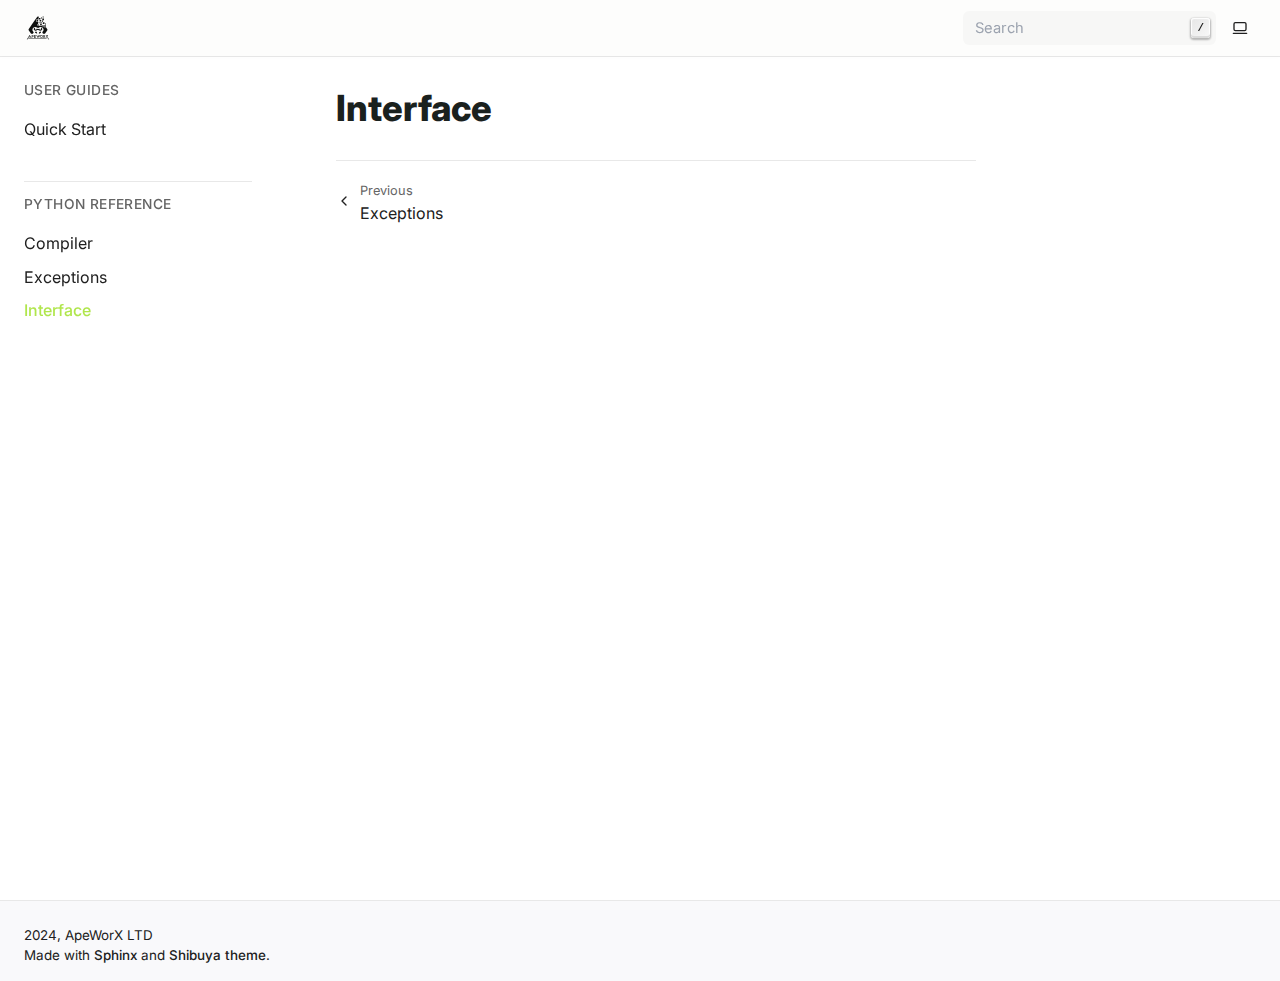
<file: latest/methoddocs/interface.html>
<!DOCTYPE html>
<html lang="en" data-accent-color="lime" data-content_root="../">
<head>
  <meta charset="utf-8">
  <meta name="viewport" content="width=device-width, initial-scale=1.0"><title>Interface - ape-vyper documentation</title><link rel="shortcut icon" href="../_static/favicon.ico"/><link rel="index" title="Index" href="../genindex.html" /><link rel="search" title="Search" href="../search.html" /><link rel="prev" title="Exceptions" href="exceptions.html" />
      <link rel="canonical" href="ape-vyper/methoddocs/interface.html" /><script>
    function setColorMode(t){let e=document.documentElement;e.setAttribute("data-color-mode",t);let a=window.matchMedia&&window.matchMedia("(prefers-color-scheme: dark)").matches,s=t;"auto"===t&&(s=a?"dark":"light"),"light"===s?(e.classList.remove("dark"),e.classList.add("light")):(e.classList.remove("light"),e.classList.add("dark"))}
    setColorMode(localStorage._theme||"auto");
  </script><link rel="stylesheet" type="text/css" href="../_static/pygments.css?v=397bb51e" />
    <link rel="stylesheet" type="text/css" href="../_static/shibuya.css?v=36d120a7" />
    <link media="print" rel="stylesheet" type="text/css" href="../_static/print.css?v=20ff2c19" />
    <link rel="preconnect" href="https://fonts.googleapis.com">
<link rel="preconnect" href="https://fonts.gstatic.com" crossorigin>
<link href="https://fonts.googleapis.com/css2?family=Inter:wght@400;500;600;700&display=swap" rel="stylesheet">
<style>
:root {
  --sy-f-text: "Inter", var(--sy-f-sys), var(--sy-f-cjk), sans-serif;
  --sy-f-heading: "Inter", var(--sy-f-sys), var(--sy-f-cjk), sans-serif;
}
</style>
    <meta property="og:type" content="website"/>
<meta property="og:url" content="ape-vyper/methoddocs/interface.html"/>
<meta property="og:title" content="Interface"/>
<meta name="twitter:card" content="summary"/>
  </head>
<body><div class="sy-head">
  <div class="sy-head-blur"></div>
  <div class="sy-head-inner sy-container mx-auto">
    <a class="sy-head-brand" href="../index.html">
      <img class="light-logo" src="../_static/logo_grey.svg" alt="ape-vyper" height="28" loading="lazy" />
      <img class="dark-logo" src="../_static/logo_green.svg" alt="ape-vyper" height="28" loading="lazy" />
      <strong>ape-vyper</strong>
    </a>
    <div class="sy-head-nav" id="HeadNav">
      <nav class="sy-head-links"></nav>
      <div class="sy-head-extra flex items-center print:hidden"><form class="searchbox flex items-center" action="../search.html" method="get">
  <input type="text" name="q" placeholder="Search" />
  <kbd>/</kbd>
</form><div class="sy-head-socials"></div></div>
    </div>
    <div class="sy-head-actions flex items-center shrink-0 print:hidden"><button class="js-theme theme-switch flex items-center"
data-aria-auto="Switch to light color mode"
data-aria-light="Switch to dark color mode"
data-aria-dark="Switch to auto color mode">
<i class="i-lucide theme-icon"></i>
</button><button class="md:hidden flex items-center js-menu" aria-label="Menu" type="button" aria-controls="HeadNav" aria-expanded="false">
        <div class="hamburger">
          <span class="hamburger_1"></span>
          <span class="hamburger_2 -translate-x-2"></span>
          <span class="hamburger_3 -translate-x-1"></span>
        </div>
      </button>
    </div>
  </div>
</div>
<div class="sy-page sy-container flex mx-auto">
  <aside id="lside" class="sy-lside md:w-72 md:shrink-0 print:hidden">
    <div class="sy-lside-inner md:sticky">
      <div class="sy-scrollbar p-6">
        <div class="globaltoc" data-expand-depth="0"><p class="caption" role="heading" aria-level="3"><span class="caption-text">User Guides</span></p>
<ul>
<li class="toctree-l1"><a class="reference internal" href="../userguides/quickstart.html">Quick Start</a></li>
</ul>
<p class="caption" role="heading" aria-level="3"><span class="caption-text">Python Reference</span></p>
<ul class="current">
<li class="toctree-l1"><a class="reference internal" href="compiler.html">Compiler</a></li>
<li class="toctree-l1"><a class="reference internal" href="exceptions.html">Exceptions</a></li>
<li class="toctree-l1 current"><a class="current reference internal" href="#">Interface</a></li>
</ul>

        </div>
      </div></div>
  </aside>
  <div class="lside-overlay js-menu" role="button" aria-label="Close left sidebar" aria-controls="lside" aria-expanded="false"></div>
  <aside id="rside" class="sy-rside pb-3 w-64 shrink-0 order-last">
    <button class="rside-close js-menu xl:hidden" aria-label="Close Table of Contents" type="button" aria-controls="rside" aria-expanded="false">
      <i class="i-lucide close"></i>
    </button>
    <div class="sy-scrollbar sy-rside-inner px-6 xl:top-16 xl:sticky xl:pl-0 pt-6 pb-4"><div id="ethical-ad-placement" data-ea-publisher="readthedocs"></div></div>
  </aside>
  <div class="rside-overlay js-menu" role="button" aria-label="Close Table of Contents" aria-controls="rside" aria-expanded="false"></div>
  <main class="sy-main w-full max-sm:max-w-full print:pt-6"><div class="sy-breadcrumbs" role="navigation">
  <div class="sy-breadcrumbs-inner flex items-center">
    <div class="md:hidden mr-3">
      <button class="js-menu" aria-label="Menu" type="button" aria-controls="lside" aria-expanded="false">
        <i class="i-lucide menu"></i>
      </button>
    </div>
    <ol class="flex-1" itemscope itemtype="https://schema.org/BreadcrumbList"><li itemprop="itemListElement" itemscope itemtype="https://schema.org/ListItem">
        <a itemprop="item" href="../index.html"><span itemprop="name">ape-vyper</span></a>
        <span>/</span>
        <meta itemprop="position" content="1" />
      </li><li itemprop="itemListElement" itemscope itemtype="https://schema.org/ListItem">
        <strong itemprop="name">Interface</strong>
        <meta itemprop="position" content="2" />
      </li></ol>
    <div class="xl:hidden ml-1">
      <button class="js-menu" aria-label="Show table of contents" type="button" aria-controls="rside"
        aria-expanded="false">
        <i class="i-lucide outdent"></i>
      </button>
    </div>
  </div>
</div><div class="flex flex-col break-words justify-between">
      <div class="min-w-0 max-w-6xl px-6 pb-6 pt-8 xl:px-12">
        <article class="yue" role="main">
          <section id="interface">
<h1>Interface<a class="headerlink" href="#interface" title="Link to this heading"></a></h1>
</section>

        </article><button class="back-to-top" type="button">
  <svg xmlns="http://www.w3.org/2000/svg" viewBox="0 0 24 24">
    <path d="M13 20h-2V8l-5.5 5.5-1.42-1.42L12 4.16l7.92 7.92-1.42 1.42L13 8v12z"></path>
  </svg>
  <span>Back to top</span>
</button><div class="navigation flex print:hidden"><div class="navigation-prev">
    <a href="exceptions.html">
      <i class="i-lucide chevron-left"></i>
      <div class="page-info">
        <span>Previous</span><div class="title">Exceptions</div></div>
    </a>
  </div></div></div>
    </div>
  </main>
</div>
<footer class="sy-foot">
  <div class="sy-foot-inner sy-container mx-auto">
    <div class="sy-foot-reserved md:flex justify-between items-center">
      <div class="sy-foot-copyright"><p>2024, ApeWorX LTD</p>
  
  <p>
    Made with
    
    <a href="https://www.sphinx-doc.org/">Sphinx</a> and
    
    <a href="https://shibuya.lepture.com">Shibuya theme</a>.
  </p>
</div>
      <div class="sy-foot-socials"></div>
    </div>
  </div>
</footer>
      <script src="../_static/jquery.js?v=5d32c60e"></script>
      <script src="../_static/_sphinx_javascript_frameworks_compat.js?v=2cd50e6c"></script>
      <script src="../_static/documentation_options.js?v=5929fcd5"></script>
      <script src="../_static/doctools.js?v=9a2dae69"></script>
      <script src="../_static/sphinx_highlight.js?v=dc90522c"></script>
      <script data-domain="docs.apeworx.io" defer="defer" src="https://plausible.io/js/script.js"></script>
      <script src="../_static/shibuya.js?v=c5fc9e80"></script></body>
</html>
</file>
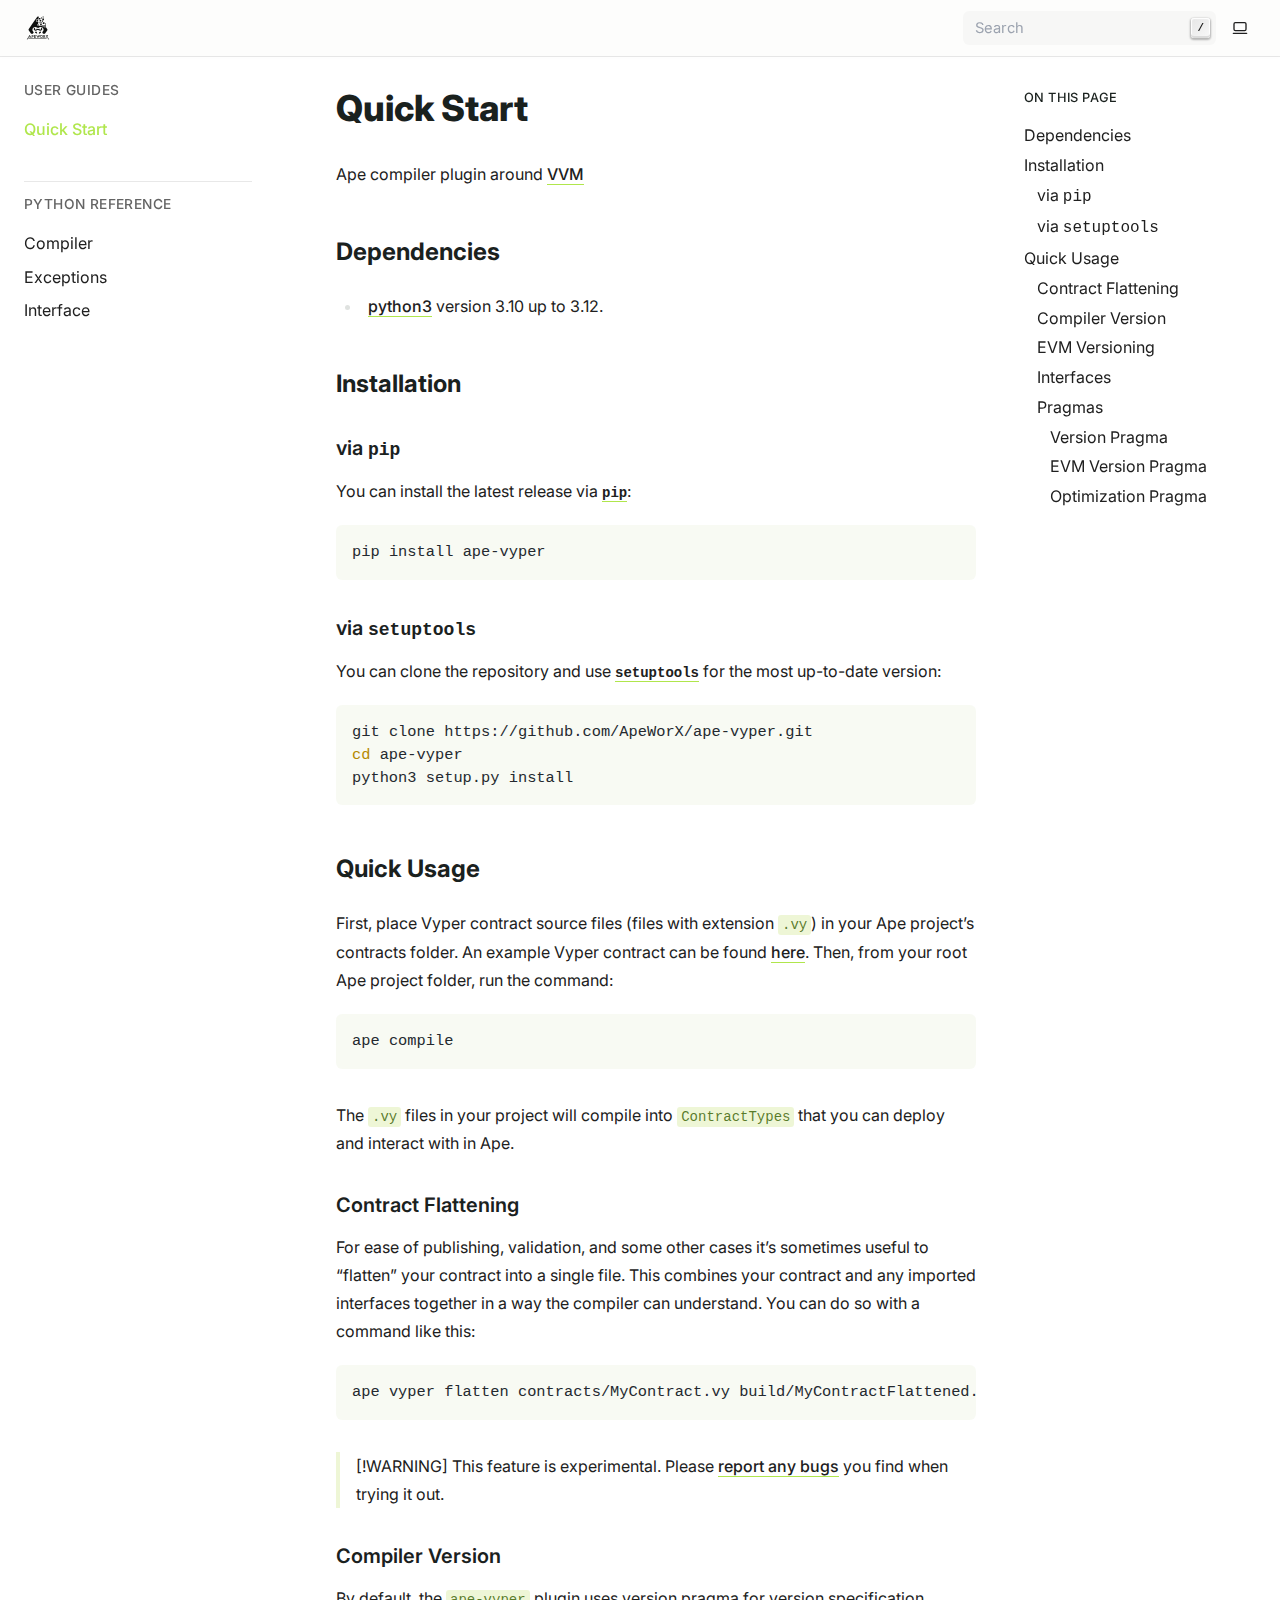
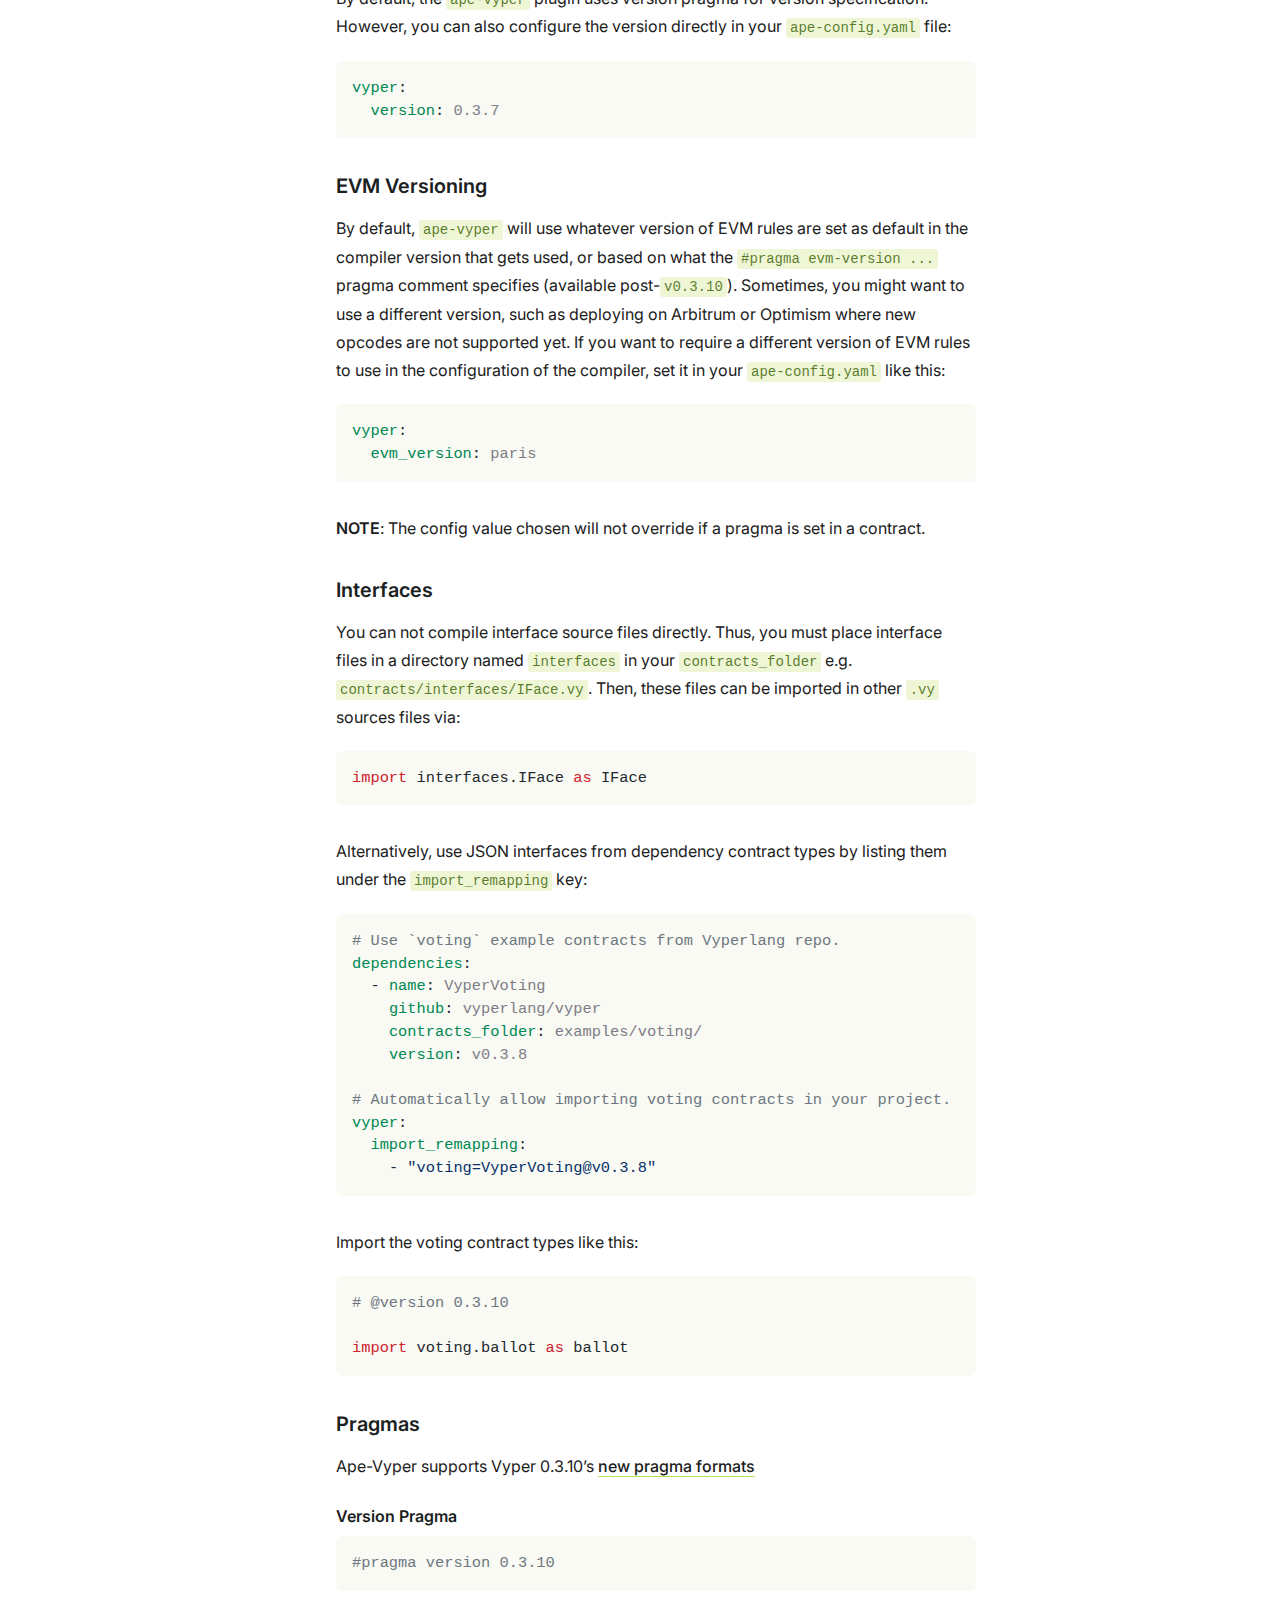
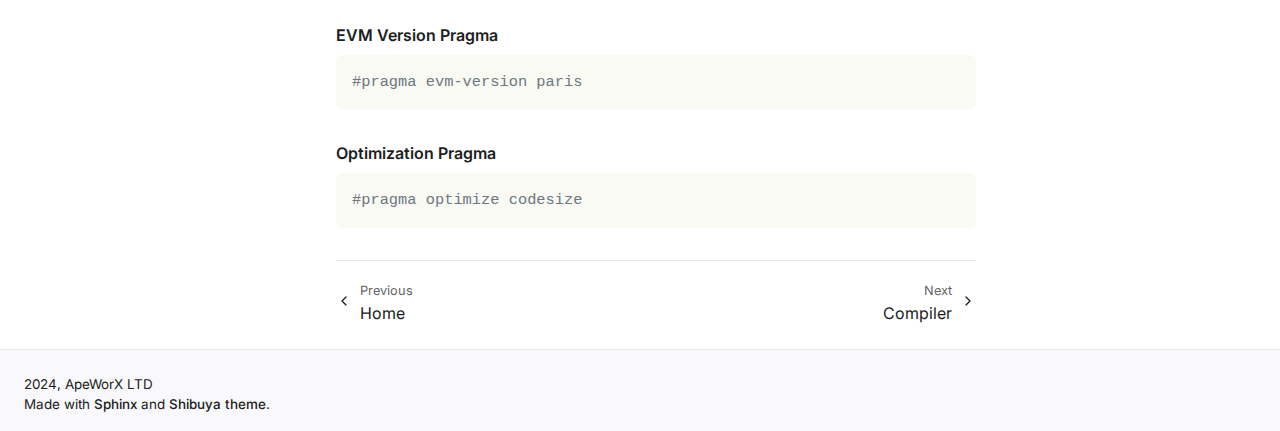
<file: latest/userguides/quickstart.html>
<!DOCTYPE html>
<html lang="en" data-accent-color="lime" data-content_root="../">
<head>
  <meta charset="utf-8">
  <meta name="viewport" content="width=device-width, initial-scale=1.0"><title>Quick Start - ape-vyper documentation</title><link rel="shortcut icon" href="../_static/favicon.ico"/><link rel="index" title="Index" href="../genindex.html" /><link rel="search" title="Search" href="../search.html" /><link rel="next" title="Compiler" href="../methoddocs/compiler.html" /><link rel="prev" title="&lt;no title&gt;" href="../index.html" />
      <link rel="canonical" href="ape-vyper/userguides/quickstart.html" /><script>
    function setColorMode(t){let e=document.documentElement;e.setAttribute("data-color-mode",t);let a=window.matchMedia&&window.matchMedia("(prefers-color-scheme: dark)").matches,s=t;"auto"===t&&(s=a?"dark":"light"),"light"===s?(e.classList.remove("dark"),e.classList.add("light")):(e.classList.remove("light"),e.classList.add("dark"))}
    setColorMode(localStorage._theme||"auto");
  </script><link rel="stylesheet" type="text/css" href="../_static/pygments.css?v=397bb51e" />
    <link rel="stylesheet" type="text/css" href="../_static/shibuya.css?v=36d120a7" />
    <link media="print" rel="stylesheet" type="text/css" href="../_static/print.css?v=20ff2c19" />
    <link rel="preconnect" href="https://fonts.googleapis.com">
<link rel="preconnect" href="https://fonts.gstatic.com" crossorigin>
<link href="https://fonts.googleapis.com/css2?family=Inter:wght@400;500;600;700&display=swap" rel="stylesheet">
<style>
:root {
  --sy-f-text: "Inter", var(--sy-f-sys), var(--sy-f-cjk), sans-serif;
  --sy-f-heading: "Inter", var(--sy-f-sys), var(--sy-f-cjk), sans-serif;
}
</style>
    <meta property="og:type" content="website"/>
<meta property="og:url" content="ape-vyper/userguides/quickstart.html"/>
<meta property="og:title" content="Quick Start"/>
<meta name="twitter:card" content="summary"/>
  </head>
<body><div class="sy-head">
  <div class="sy-head-blur"></div>
  <div class="sy-head-inner sy-container mx-auto">
    <a class="sy-head-brand" href="../index.html">
      <img class="light-logo" src="../_static/logo_grey.svg" alt="ape-vyper" height="28" loading="lazy" />
      <img class="dark-logo" src="../_static/logo_green.svg" alt="ape-vyper" height="28" loading="lazy" />
      <strong>ape-vyper</strong>
    </a>
    <div class="sy-head-nav" id="HeadNav">
      <nav class="sy-head-links"></nav>
      <div class="sy-head-extra flex items-center print:hidden"><form class="searchbox flex items-center" action="../search.html" method="get">
  <input type="text" name="q" placeholder="Search" />
  <kbd>/</kbd>
</form><div class="sy-head-socials"></div></div>
    </div>
    <div class="sy-head-actions flex items-center shrink-0 print:hidden"><button class="js-theme theme-switch flex items-center"
data-aria-auto="Switch to light color mode"
data-aria-light="Switch to dark color mode"
data-aria-dark="Switch to auto color mode">
<i class="i-lucide theme-icon"></i>
</button><button class="md:hidden flex items-center js-menu" aria-label="Menu" type="button" aria-controls="HeadNav" aria-expanded="false">
        <div class="hamburger">
          <span class="hamburger_1"></span>
          <span class="hamburger_2 -translate-x-2"></span>
          <span class="hamburger_3 -translate-x-1"></span>
        </div>
      </button>
    </div>
  </div>
</div>
<div class="sy-page sy-container flex mx-auto">
  <aside id="lside" class="sy-lside md:w-72 md:shrink-0 print:hidden">
    <div class="sy-lside-inner md:sticky">
      <div class="sy-scrollbar p-6">
        <div class="globaltoc" data-expand-depth="0"><p class="caption" role="heading" aria-level="3"><span class="caption-text">User Guides</span></p>
<ul class="current">
<li class="toctree-l1 current"><a class="current reference internal" href="#">Quick Start</a></li>
</ul>
<p class="caption" role="heading" aria-level="3"><span class="caption-text">Python Reference</span></p>
<ul>
<li class="toctree-l1"><a class="reference internal" href="../methoddocs/compiler.html">Compiler</a></li>
<li class="toctree-l1"><a class="reference internal" href="../methoddocs/exceptions.html">Exceptions</a></li>
<li class="toctree-l1"><a class="reference internal" href="../methoddocs/interface.html">Interface</a></li>
</ul>

        </div>
      </div></div>
  </aside>
  <div class="lside-overlay js-menu" role="button" aria-label="Close left sidebar" aria-controls="lside" aria-expanded="false"></div>
  <aside id="rside" class="sy-rside pb-3 w-64 shrink-0 order-last">
    <button class="rside-close js-menu xl:hidden" aria-label="Close Table of Contents" type="button" aria-controls="rside" aria-expanded="false">
      <i class="i-lucide close"></i>
    </button>
    <div class="sy-scrollbar sy-rside-inner px-6 xl:top-16 xl:sticky xl:pl-0 pt-6 pb-4"><div class="localtoc"><h3>On this page</h3><ul>
<li><a class="reference internal" href="#dependencies">Dependencies</a></li>
<li><a class="reference internal" href="#installation">Installation</a><ul>
<li><a class="reference internal" href="#via-pip">via <code class="docutils literal notranslate"><span class="pre">pip</span></code></a></li>
<li><a class="reference internal" href="#via-setuptools">via <code class="docutils literal notranslate"><span class="pre">setuptools</span></code></a></li>
</ul>
</li>
<li><a class="reference internal" href="#quick-usage">Quick Usage</a><ul>
<li><a class="reference internal" href="#contract-flattening">Contract Flattening</a></li>
<li><a class="reference internal" href="#compiler-version">Compiler Version</a></li>
<li><a class="reference internal" href="#evm-versioning">EVM Versioning</a></li>
<li><a class="reference internal" href="#interfaces">Interfaces</a></li>
<li><a class="reference internal" href="#pragmas">Pragmas</a><ul>
<li><a class="reference internal" href="#version-pragma">Version Pragma</a></li>
<li><a class="reference internal" href="#evm-version-pragma">EVM Version Pragma</a></li>
<li><a class="reference internal" href="#optimization-pragma">Optimization Pragma</a></li>
</ul>
</li>
</ul>
</li>
</ul>
</div><div id="ethical-ad-placement" data-ea-publisher="readthedocs"></div></div>
  </aside>
  <div class="rside-overlay js-menu" role="button" aria-label="Close Table of Contents" aria-controls="rside" aria-expanded="false"></div>
  <main class="sy-main w-full max-sm:max-w-full print:pt-6"><div class="sy-breadcrumbs" role="navigation">
  <div class="sy-breadcrumbs-inner flex items-center">
    <div class="md:hidden mr-3">
      <button class="js-menu" aria-label="Menu" type="button" aria-controls="lside" aria-expanded="false">
        <i class="i-lucide menu"></i>
      </button>
    </div>
    <ol class="flex-1" itemscope itemtype="https://schema.org/BreadcrumbList"><li itemprop="itemListElement" itemscope itemtype="https://schema.org/ListItem">
        <a itemprop="item" href="../index.html"><span itemprop="name">ape-vyper</span></a>
        <span>/</span>
        <meta itemprop="position" content="1" />
      </li><li itemprop="itemListElement" itemscope itemtype="https://schema.org/ListItem">
        <strong itemprop="name">Quick Start</strong>
        <meta itemprop="position" content="2" />
      </li></ol>
    <div class="xl:hidden ml-1">
      <button class="js-menu" aria-label="Show table of contents" type="button" aria-controls="rside"
        aria-expanded="false">
        <i class="i-lucide outdent"></i>
      </button>
    </div>
  </div>
</div><div class="flex flex-col break-words justify-between">
      <div class="min-w-0 max-w-6xl px-6 pb-6 pt-8 xl:px-12">
        <article class="yue" role="main">
          <section id="quick-start">
<h1>Quick Start<a class="headerlink" href="#quick-start" title="Link to this heading"></a></h1>
<p>Ape compiler plugin around <a class="reference external" href="https://github.com/vyperlang/vvm">VVM</a></p>
<section id="dependencies">
<h2>Dependencies<a class="headerlink" href="#dependencies" title="Link to this heading"></a></h2>
<ul class="simple">
<li><p><a class="reference external" href="https://www.python.org/downloads">python3</a> version 3.10 up to 3.12.</p></li>
</ul>
</section>
<section id="installation">
<h2>Installation<a class="headerlink" href="#installation" title="Link to this heading"></a></h2>
<section id="via-pip">
<h3>via <code class="docutils literal notranslate"><span class="pre">pip</span></code><a class="headerlink" href="#via-pip" title="Link to this heading"></a></h3>
<p>You can install the latest release via <a class="reference external" href="https://pypi.org/project/pip/"><code class="docutils literal notranslate"><span class="pre">pip</span></code></a>:</p>
<div class="highlight-bash notranslate"><div class="highlight"><pre><span></span><span data-line="1">pip<span class="w"> </span>install<span class="w"> </span>ape-vyper
</span></pre></div>
</div>
</section>
<section id="via-setuptools">
<h3>via <code class="docutils literal notranslate"><span class="pre">setuptools</span></code><a class="headerlink" href="#via-setuptools" title="Link to this heading"></a></h3>
<p>You can clone the repository and use <a class="reference external" href="https://github.com/pypa/setuptools"><code class="docutils literal notranslate"><span class="pre">setuptools</span></code></a> for the most up-to-date version:</p>
<div class="highlight-bash notranslate"><div class="highlight"><pre><span></span><span data-line="1">git<span class="w"> </span>clone<span class="w"> </span>https://github.com/ApeWorX/ape-vyper.git
</span><span data-line="2"><span class="nb">cd</span><span class="w"> </span>ape-vyper
</span><span data-line="3">python3<span class="w"> </span>setup.py<span class="w"> </span>install
</span></pre></div>
</div>
</section>
</section>
<section id="quick-usage">
<h2>Quick Usage<a class="headerlink" href="#quick-usage" title="Link to this heading"></a></h2>
<p>First, place Vyper contract source files (files with extension <code class="docutils literal notranslate"><span class="pre">.vy</span></code>) in your Ape project’s contracts folder.
An example Vyper contract can be found <a class="reference external" href="https://vyper.readthedocs.io/en/stable/vyper-by-example.html">here</a>.
Then, from your root Ape project folder, run the command:</p>
<div class="highlight-bash notranslate"><div class="highlight"><pre><span></span><span data-line="1">ape<span class="w"> </span>compile
</span></pre></div>
</div>
<p>The <code class="docutils literal notranslate"><span class="pre">.vy</span></code> files in your project will compile into <code class="docutils literal notranslate"><span class="pre">ContractTypes</span></code> that you can deploy and interact with in Ape.</p>
<section id="contract-flattening">
<h3>Contract Flattening<a class="headerlink" href="#contract-flattening" title="Link to this heading"></a></h3>
<p>For ease of publishing, validation, and some other cases it’s sometimes useful to “flatten” your contract into a single file.
This combines your contract and any imported interfaces together in a way the compiler can understand.
You can do so with a command like this:</p>
<div class="highlight-bash notranslate"><div class="highlight"><pre><span></span><span data-line="1">ape<span class="w"> </span>vyper<span class="w"> </span>flatten<span class="w"> </span>contracts/MyContract.vy<span class="w"> </span>build/MyContractFlattened.vy
</span></pre></div>
</div>
<blockquote>
<div><p>[!WARNING]
This feature is experimental. Please <a class="reference external" href="https://github.com/ApeWorX/ape-solidity/issues/new?assignees=&amp;amp;labels=bug&amp;amp;projects=&amp;amp;template=bug.md">report any bugs</a> you find when trying it out.</p>
</div></blockquote>
</section>
<section id="compiler-version">
<h3>Compiler Version<a class="headerlink" href="#compiler-version" title="Link to this heading"></a></h3>
<p>By default, the <code class="docutils literal notranslate"><span class="pre">ape-vyper</span></code> plugin uses version pragma for version specification.
However, you can also configure the version directly in your <code class="docutils literal notranslate"><span class="pre">ape-config.yaml</span></code> file:</p>
<div class="highlight-yaml notranslate"><div class="highlight"><pre><span></span><span data-line="1"><span class="nt">vyper</span><span class="p">:</span>
</span><span data-line="2"><span class="w">  </span><span class="nt">version</span><span class="p">:</span><span class="w"> </span><span class="l l-Scalar l-Scalar-Plain">0.3.7</span>
</span></pre></div>
</div>
</section>
<section id="evm-versioning">
<h3>EVM Versioning<a class="headerlink" href="#evm-versioning" title="Link to this heading"></a></h3>
<p>By default, <code class="docutils literal notranslate"><span class="pre">ape-vyper</span></code> will use whatever version of EVM rules are set as default in the compiler version that gets used,
or based on what the <code class="docutils literal notranslate"><span class="pre">#pragma</span> <span class="pre">evm-version</span> <span class="pre">...</span></code> pragma comment specifies (available post-<code class="docutils literal notranslate"><span class="pre">v0.3.10</span></code>).
Sometimes, you might want to use a different version, such as deploying on Arbitrum or Optimism where new opcodes are not supported yet.
If you want to require a different version of EVM rules to use in the configuration of the compiler, set it in your <code class="docutils literal notranslate"><span class="pre">ape-config.yaml</span></code> like this:</p>
<div class="highlight-yaml notranslate"><div class="highlight"><pre><span></span><span data-line="1"><span class="nt">vyper</span><span class="p">:</span>
</span><span data-line="2"><span class="w">  </span><span class="nt">evm_version</span><span class="p">:</span><span class="w"> </span><span class="l l-Scalar l-Scalar-Plain">paris</span>
</span></pre></div>
</div>
<p><strong>NOTE</strong>: The config value chosen will not override if a pragma is set in a contract.</p>
</section>
<section id="interfaces">
<h3>Interfaces<a class="headerlink" href="#interfaces" title="Link to this heading"></a></h3>
<p>You can not compile interface source files directly.
Thus, you must place interface files in a directory named <code class="docutils literal notranslate"><span class="pre">interfaces</span></code> in your <code class="docutils literal notranslate"><span class="pre">contracts_folder</span></code> e.g. <code class="docutils literal notranslate"><span class="pre">contracts/interfaces/IFace.vy</span></code>.
Then, these files can be imported in other <code class="docutils literal notranslate"><span class="pre">.vy</span></code> sources files via:</p>
<div class="highlight-python notranslate"><div class="highlight"><pre><span></span><span data-line="1"><span class="kn">import</span> <span class="nn">interfaces.IFace</span> <span class="k">as</span> <span class="nn">IFace</span>
</span></pre></div>
</div>
<p>Alternatively, use JSON interfaces from dependency contract types by listing them under the <code class="docutils literal notranslate"><span class="pre">import_remapping</span></code> key:</p>
<div class="highlight-yaml notranslate"><div class="highlight"><pre><span></span><span data-line="1"><span class="c1"># Use `voting` example contracts from Vyperlang repo.</span>
</span><span data-line="2"><span class="nt">dependencies</span><span class="p">:</span>
</span><span data-line="3"><span class="w">  </span><span class="p p-Indicator">-</span><span class="w"> </span><span class="nt">name</span><span class="p">:</span><span class="w"> </span><span class="l l-Scalar l-Scalar-Plain">VyperVoting</span>
</span><span data-line="4"><span class="w">    </span><span class="nt">github</span><span class="p">:</span><span class="w"> </span><span class="l l-Scalar l-Scalar-Plain">vyperlang/vyper</span>
</span><span data-line="5"><span class="w">    </span><span class="nt">contracts_folder</span><span class="p">:</span><span class="w"> </span><span class="l l-Scalar l-Scalar-Plain">examples/voting/</span>
</span><span data-line="6"><span class="w">    </span><span class="nt">version</span><span class="p">:</span><span class="w"> </span><span class="l l-Scalar l-Scalar-Plain">v0.3.8</span>
</span><span data-line="7">
</span><span data-line="8"><span class="c1"># Automatically allow importing voting contracts in your project.</span>
</span><span data-line="9"><span class="nt">vyper</span><span class="p">:</span>
</span><span data-line="10"><span class="w">  </span><span class="nt">import_remapping</span><span class="p">:</span>
</span><span data-line="11"><span class="w">    </span><span class="p p-Indicator">-</span><span class="w"> </span><span class="s">&quot;voting=VyperVoting@v0.3.8&quot;</span>
</span></pre></div>
</div>
<p>Import the voting contract types like this:</p>
<div class="highlight-python notranslate"><div class="highlight"><pre><span></span><span data-line="1"><span class="c1"># @version 0.3.10</span>
</span><span data-line="2">
</span><span data-line="3"><span class="kn">import</span> <span class="nn">voting.ballot</span> <span class="k">as</span> <span class="nn">ballot</span>
</span></pre></div>
</div>
</section>
<section id="pragmas">
<h3>Pragmas<a class="headerlink" href="#pragmas" title="Link to this heading"></a></h3>
<p>Ape-Vyper supports Vyper 0.3.10’s <a class="reference external" href="https://github.com/vyperlang/vyper/pull/3493">new pragma formats</a></p>
<section id="version-pragma">
<h4>Version Pragma<a class="headerlink" href="#version-pragma" title="Link to this heading"></a></h4>
<div class="highlight-python notranslate"><div class="highlight"><pre><span></span><span data-line="1"><span class="c1">#pragma version 0.3.10</span>
</span></pre></div>
</div>
</section>
<section id="evm-version-pragma">
<h4>EVM Version Pragma<a class="headerlink" href="#evm-version-pragma" title="Link to this heading"></a></h4>
<div class="highlight-python notranslate"><div class="highlight"><pre><span></span><span data-line="1"><span class="c1">#pragma evm-version paris</span>
</span></pre></div>
</div>
</section>
<section id="optimization-pragma">
<h4>Optimization Pragma<a class="headerlink" href="#optimization-pragma" title="Link to this heading"></a></h4>
<div class="highlight-python notranslate"><div class="highlight"><pre><span></span><span data-line="1"><span class="c1">#pragma optimize codesize</span>
</span></pre></div>
</div>
</section>
</section>
</section>
</section>

        </article><button class="back-to-top" type="button">
  <svg xmlns="http://www.w3.org/2000/svg" viewBox="0 0 24 24">
    <path d="M13 20h-2V8l-5.5 5.5-1.42-1.42L12 4.16l7.92 7.92-1.42 1.42L13 8v12z"></path>
  </svg>
  <span>Back to top</span>
</button><div class="navigation flex print:hidden"><div class="navigation-prev">
    <a href="../index.html">
      <i class="i-lucide chevron-left"></i>
      <div class="page-info">
        <span>Previous</span><div class="title">Home</div></div>
    </a>
  </div><div class="navigation-next">
    <a href="../methoddocs/compiler.html">
      <div class="page-info">
        <span>Next</span>
        <div class="title">Compiler</div>
      </div>
      <i class="i-lucide chevron-right"></i>
    </a>
  </div></div></div>
    </div>
  </main>
</div>
<footer class="sy-foot">
  <div class="sy-foot-inner sy-container mx-auto">
    <div class="sy-foot-reserved md:flex justify-between items-center">
      <div class="sy-foot-copyright"><p>2024, ApeWorX LTD</p>
  
  <p>
    Made with
    
    <a href="https://www.sphinx-doc.org/">Sphinx</a> and
    
    <a href="https://shibuya.lepture.com">Shibuya theme</a>.
  </p>
</div>
      <div class="sy-foot-socials"></div>
    </div>
  </div>
</footer>
      <script src="../_static/jquery.js?v=5d32c60e"></script>
      <script src="../_static/_sphinx_javascript_frameworks_compat.js?v=2cd50e6c"></script>
      <script src="../_static/documentation_options.js?v=5929fcd5"></script>
      <script src="../_static/doctools.js?v=9a2dae69"></script>
      <script src="../_static/sphinx_highlight.js?v=dc90522c"></script>
      <script data-domain="docs.apeworx.io" defer="defer" src="https://plausible.io/js/script.js"></script>
      <script src="../_static/shibuya.js?v=c5fc9e80"></script></body>
</html>
</file>
<file: latest/_static/pygments.css>
:root{--syntax-pre-bg: var(--accent-a2);--syntax-cap-bg: var(--accent-a3);--syntax-highlight-bg: var(--accent-a3);--syntax-linenos-divider: var(--gray-a6);--syntax-light-text: #24292f;--syntax-light-meta: #807c87;--syntax-light-comment: #6e7781;--syntax-light-constant: #0550ae;--syntax-light-entity: #268bd2;--syntax-light-property: #8250df;--syntax-light-definition: #24292f;--syntax-light-tag: #085;--syntax-light-builtin: #b58900;--syntax-light-keyword: #cf222e;--syntax-light-exception: #e6212e;--syntax-light-string: #0a3069;--syntax-light-regexp: #e40;--syntax-light-variable: #a4480f;--syntax-light-invalid-illegal-text: #f6f8fa;--syntax-light-invalid-illegal-bg: #82071e;--syntax-light-markup-heading: #0550ae;--syntax-light-markup-italic: #24292f;--syntax-light-markup-bold: #24292f;--syntax-light-markup-deleted-text: #82071e;--syntax-light-markup-deleted-bg: #FFEBE9;--syntax-light-markup-inserted-text: #116329;--syntax-light-markup-inserted-bg: #dafbe1;--syntax-light-markup-changed-text: #953800;--syntax-light-markup-changed-bg: #ffd8b5;--syntax-light-markup-ignored-text: #eaeef2;--syntax-light-markup-ignored-bg: #0550ae;--syntax-light-meta-diff-range: #8250df;--syntax-light-special-bg: #dccafa;--syntax-dark-text: #c9d1d9;--syntax-dark-meta: #6e7781;--syntax-dark-comment: #8b949e;--syntax-dark-constant: #79c0ff;--syntax-dark-entity: #47b0fa;--syntax-dark-property: #d2a8ff;--syntax-dark-definition: #c9d1d9;--syntax-dark-tag: #7ee787;--syntax-dark-builtin: #ffd34c;--syntax-dark-keyword: #ff7b72;--syntax-dark-exception: #da473c;--syntax-dark-string: #a5d6ff;--syntax-dark-regexp: #ef954e;--syntax-dark-variable: #ffa657;--syntax-dark-invalid-illegal-text: #f0f6fc;--syntax-dark-invalid-illegal-bg: #8e1519;--syntax-dark-markup-heading: #1f6feb;--syntax-dark-markup-italic: #c9d1d9;--syntax-dark-markup-bold: #c9d1d9;--syntax-dark-markup-deleted-text: #ffdcd7;--syntax-dark-markup-deleted-bg: #67060c;--syntax-dark-markup-inserted-text: #aff5b4;--syntax-dark-markup-inserted-bg: #033a16;--syntax-dark-markup-changed-text: #ffdfb6;--syntax-dark-markup-changed-bg: #5a1e02;--syntax-dark-markup-ignored-text: #c9d1d9;--syntax-dark-markup-ignored-bg: #1158c7;--syntax-dark-meta-diff-range: #d2a8ff;--syntax-dark-special-bg: #4f425d}:root,html.light{--syntax-text: var(--syntax-light-text);--syntax-meta: var(--syntax-light-meta);--syntax-comment: var(--syntax-light-comment);--syntax-constant: var(--syntax-light-constant);--syntax-entity: var(--syntax-light-entity);--syntax-property: var(--syntax-light-property);--syntax-definition: var(--syntax-light-definition);--syntax-tag: var(--syntax-light-tag);--syntax-builtin: var(--syntax-light-builtin);--syntax-keyword: var(--syntax-light-keyword);--syntax-exception: var(--syntax-light-exception);--syntax-string: var(--syntax-light-string);--syntax-regexp: var(--syntax-light-regexp);--syntax-variable: var(--syntax-light-variable);--syntax-invalid-illegal-text: var(--syntax-light-invalid-illegal-text);--syntax-invalid-illegal-bg: var(--syntax-light-invalid-illegal-bg);--syntax-markup-heading: var(--syntax-light-markup-heading);--syntax-markup-italic: var(--syntax-light-markup-italic);--syntax-markup-bold: var(--syntax-light-markup-bold);--syntax-markup-deleted-text: var(--syntax-light-markup-deleted-text);--syntax-markup-deleted-bg: var(--syntax-light-markup-deleted-bg);--syntax-markup-inserted-text: var(--syntax-light-markup-inserted-text);--syntax-markup-inserted-bg: var(--syntax-light-markup-inserted-bg);--syntax-markup-changed-text: var(--syntax-light-markup-changed-text);--syntax-markup-changed-bg: var(--syntax-light-markup-changed-bg);--syntax-markup-ignored-text: var(--syntax-light-markup-ignored-text);--syntax-markup-ignored-bg: var(--syntax-light-markup-ignored-bg);--syntax-meta-diff-range: var(--syntax-light-meta-diff-range);--syntax-special-bg: var(--syntax-light-special-bg)}@media (prefers-color-scheme: dark){:root{--syntax-text: var(--syntax-dark-text);--syntax-meta: var(--syntax-dark-meta);--syntax-comment: var(--syntax-dark-comment);--syntax-constant: var(--syntax-dark-constant);--syntax-entity: var(--syntax-dark-entity);--syntax-property: var(--syntax-dark-property);--syntax-definition: var(--syntax-dark-definition);--syntax-tag: var(--syntax-dark-tag);--syntax-builtin: var(--syntax-dark-builtin);--syntax-keyword: var(--syntax-dark-keyword);--syntax-exception: var(--syntax-dark-exception);--syntax-string: var(--syntax-dark-string);--syntax-regexp: var(--syntax-dark-regexp);--syntax-variable: var(--syntax-dark-variable);--syntax-invalid-illegal-text: var(--syntax-dark-invalid-illegal-text);--syntax-invalid-illegal-bg: var(--syntax-dark-invalid-illegal-bg);--syntax-markup-heading: var(--syntax-dark-markup-heading);--syntax-markup-italic: var(--syntax-dark-markup-italic);--syntax-markup-bold: var(--syntax-dark-markup-bold);--syntax-markup-deleted-text: var(--syntax-dark-markup-deleted-text);--syntax-markup-deleted-bg: var(--syntax-dark-markup-deleted-bg);--syntax-markup-inserted-text: var(--syntax-dark-markup-inserted-text);--syntax-markup-inserted-bg: var(--syntax-dark-markup-inserted-bg);--syntax-markup-changed-text: var(--syntax-dark-markup-changed-text);--syntax-markup-changed-bg: var(--syntax-dark-markup-changed-bg);--syntax-markup-ignored-text: var(--syntax-dark-markup-ignored-text);--syntax-markup-ignored-bg: var(--syntax-dark-markup-ignored-bg);--syntax-meta-diff-range: var(--syntax-dark-meta-diff-range);--syntax-special-bg: var(--syntax-dark-special-bg)}}html.dark{--syntax-text: var(--syntax-dark-text);--syntax-meta: var(--syntax-dark-meta);--syntax-comment: var(--syntax-dark-comment);--syntax-constant: var(--syntax-dark-constant);--syntax-entity: var(--syntax-dark-entity);--syntax-property: var(--syntax-dark-property);--syntax-definition: var(--syntax-dark-definition);--syntax-tag: var(--syntax-dark-tag);--syntax-builtin: var(--syntax-dark-builtin);--syntax-keyword: var(--syntax-dark-keyword);--syntax-exception: var(--syntax-dark-exception);--syntax-string: var(--syntax-dark-string);--syntax-regexp: var(--syntax-dark-regexp);--syntax-variable: var(--syntax-dark-variable);--syntax-invalid-illegal-text: var(--syntax-dark-invalid-illegal-text);--syntax-invalid-illegal-bg: var(--syntax-dark-invalid-illegal-bg);--syntax-markup-heading: var(--syntax-dark-markup-heading);--syntax-markup-italic: var(--syntax-dark-markup-italic);--syntax-markup-bold: var(--syntax-dark-markup-bold);--syntax-markup-deleted-text: var(--syntax-dark-markup-deleted-text);--syntax-markup-deleted-bg: var(--syntax-dark-markup-deleted-bg);--syntax-markup-inserted-text: var(--syntax-dark-markup-inserted-text);--syntax-markup-inserted-bg: var(--syntax-dark-markup-inserted-bg);--syntax-markup-changed-text: var(--syntax-dark-markup-changed-text);--syntax-markup-changed-bg: var(--syntax-dark-markup-changed-bg);--syntax-markup-ignored-text: var(--syntax-dark-markup-ignored-text);--syntax-markup-ignored-bg: var(--syntax-dark-markup-ignored-bg);--syntax-meta-diff-range: var(--syntax-dark-meta-diff-range);--syntax-special-bg: var(--syntax-dark-special-bg)}.light .dark-code{--syntax-pre-bg: var(--black-a12);--syntax-cap-bg: #1C2024;--syntax-highlight-bg: var(--white-a2);--syntax-linenos-divider: var(--white-a4);--syntax-text: var(--syntax-dark-text);--syntax-meta: var(--syntax-dark-meta);--syntax-comment: var(--syntax-dark-comment);--syntax-constant: var(--syntax-dark-constant);--syntax-entity: var(--syntax-dark-entity);--syntax-property: var(--syntax-dark-property);--syntax-definition: var(--syntax-dark-definition);--syntax-tag: var(--syntax-dark-tag);--syntax-builtin: var(--syntax-dark-builtin);--syntax-keyword: var(--syntax-dark-keyword);--syntax-exception: var(--syntax-dark-exception);--syntax-string: var(--syntax-dark-string);--syntax-regexp: var(--syntax-dark-regexp);--syntax-variable: var(--syntax-dark-variable);--syntax-invalid-illegal-text: var(--syntax-dark-invalid-illegal-text);--syntax-invalid-illegal-bg: var(--syntax-dark-invalid-illegal-bg);--syntax-markup-heading: var(--syntax-dark-markup-heading);--syntax-markup-italic: var(--syntax-dark-markup-italic);--syntax-markup-bold: var(--syntax-dark-markup-bold);--syntax-markup-deleted-text: var(--syntax-dark-markup-deleted-text);--syntax-markup-deleted-bg: var(--syntax-dark-markup-deleted-bg);--syntax-markup-inserted-text: var(--syntax-dark-markup-inserted-text);--syntax-markup-inserted-bg: var(--syntax-dark-markup-inserted-bg);--syntax-markup-changed-text: var(--syntax-dark-markup-changed-text);--syntax-markup-changed-bg: var(--syntax-dark-markup-changed-bg);--syntax-markup-ignored-text: var(--syntax-dark-markup-ignored-text);--syntax-markup-ignored-bg: var(--syntax-dark-markup-ignored-bg);--syntax-meta-diff-range: var(--syntax-dark-meta-diff-range);--syntax-special-bg: var(--syntax-dark-special-bg)}html.light .sd-tab-content,html.light .jupyter_container .cell_output{--syntax-pre-bg: var(--color-surface-accent);--syntax-cap-bg: var(--accent-3);--syntax-highlight-bg: var(--accent-a3);--syntax-text: var(--syntax-light-text);--syntax-meta: var(--syntax-light-meta);--syntax-comment: var(--syntax-light-comment);--syntax-constant: var(--syntax-light-constant);--syntax-entity: var(--syntax-light-entity);--syntax-property: var(--syntax-light-property);--syntax-definition: var(--syntax-light-definition);--syntax-tag: var(--syntax-light-tag);--syntax-builtin: var(--syntax-light-builtin);--syntax-keyword: var(--syntax-light-keyword);--syntax-exception: var(--syntax-light-exception);--syntax-string: var(--syntax-light-string);--syntax-regexp: var(--syntax-light-regexp);--syntax-variable: var(--syntax-light-variable);--syntax-invalid-illegal-text: var(--syntax-light-invalid-illegal-text);--syntax-invalid-illegal-bg: var(--syntax-light-invalid-illegal-bg);--syntax-markup-heading: var(--syntax-light-markup-heading);--syntax-markup-italic: var(--syntax-light-markup-italic);--syntax-markup-bold: var(--syntax-light-markup-bold);--syntax-markup-deleted-text: var(--syntax-light-markup-deleted-text);--syntax-markup-deleted-bg: var(--syntax-light-markup-deleted-bg);--syntax-markup-inserted-text: var(--syntax-light-markup-inserted-text);--syntax-markup-inserted-bg: var(--syntax-light-markup-inserted-bg);--syntax-markup-changed-text: var(--syntax-light-markup-changed-text);--syntax-markup-changed-bg: var(--syntax-light-markup-changed-bg);--syntax-markup-ignored-text: var(--syntax-light-markup-ignored-text);--syntax-markup-ignored-bg: var(--syntax-light-markup-ignored-bg);--syntax-meta-diff-range: var(--syntax-light-meta-diff-range);--syntax-highlight-bg: var(--syntax-light-highlight-bg);--syntax-special-bg: var(--syntax-light-special-bg)}.highlight{color:var(--syntax-text);background-color:transparent}.highlight .hll{display:block;background-color:var(--syntax-highlight-bg)}.highlight .c{color:var(--syntax-comment)}.highlight .err{color:var(--syntax-invalid-illegal-text);background-color:var(--syntax-invalid-illegal-bg)}.highlight .g{color:var(--syntax-meta)}.highlight .k{color:var(--syntax-keyword)}.highlight .l{color:var(--syntax-meta)}.highlight .o{color:var(--syntax-constant)}.highlight .x{color:var(--syntax-meta)}.highlight .cm{color:var(--syntax-comment)}.highlight .cp{color:var(--syntax-constant)}.highlight .c1{color:var(--syntax-comment)}.highlight .cs{color:var(--syntax-comment);background-color:var(--syntax-special-bg)}.highlight .gd{color:var(--syntax-markup-deleted-text);background-color:var(--syntax-markup-deleted-bg)}.highlight .ge{color:var(--syntax-markup-italic);font-style:italic}.highlight .gr{color:var(--syntax-invalid-illegal-text);background-color:var(--syntax-invalid-illegal-bg)}.highlight .gh{color:var(--syntax-markup-heading)}.highlight .gi{color:var(--syntax-markup-inserted-text);background-color:var(--syntax-markup-inserted-bg)}.highlight .go,.highlight .gp{color:var(--syntax-meta)}.highlight .gs{color:var(--syntax-markup-bold);font-weight:700}.highlight .gu{color:var(--syntax-markup-heading)}.highlight .gt{color:var(--syntax-meta)}.highlight .kc{color:var(--syntax-constant)}.highlight .kd,.highlight .kn,.highlight .kp,.highlight .kr{color:var(--syntax-keyword)}.highlight .kt{color:var(--syntax-entity)}.highlight .ld{color:var(--syntax-meta)}.highlight .m{color:var(--syntax-constant)}.highlight .s{color:var(--syntax-string)}.highlight .il,.highlight .na{color:var(--syntax-constant)}.highlight .nb{color:var(--syntax-builtin)}.highlight .nc{color:var(--syntax-definition)}.highlight .no{color:var(--syntax-constant)}.highlight .nd,.highlight .ni{color:var(--syntax-entity)}.highlight .ne{color:var(--syntax-exception)}.highlight .nf{color:var(--syntax-definition)}.highlight .nt{color:var(--syntax-tag)}.highlight .ow{color:var(--syntax-constant)}.highlight .w{color:var(--syntax-meta)}.highlight .mf,.highlight .mh,.highlight .mi,.highlight .mo{color:var(--syntax-constant)}.highlight .sb{color:var(--syntax-meta)}.highlight .sc{color:var(--syntax-string)}.highlight .sd{color:var(--syntax-comment)}.highlight .s2,.highlight .se{color:var(--syntax-string)}.highlight .sh{color:var(--syntax-comment)}.highlight .si,.highlight .sx{color:var(--syntax-string)}.highlight .sr{color:var(--syntax-regexp)}.highlight .s1,.highlight .ss{color:var(--syntax-string)}.highlight .bp,.highlight .vc,.highlight .vg,.highlight .vi{color:var(--syntax-variable)}
</file>
<file: latest/_static/print.css>
.sy-head {
  position: static;
  border-bottom: 1px solid var(--sy-c-divider);
}

.sy-head-inner {
  padding: 0;
}

.sy-breadcrumbs {
  display: none;
}

h1, h2, h3, h4, h5, h6 {
  page-break-inside: avoid;
  page-break-after: avoid;
}

.code-block-caption,
pre, code {
  page-break-inside: avoid;
  white-space: pre-wrap;

  -webkit-print-color-adjust: exact;
}

.yue a.headerlink {
  display: none;
}

.highlight .linenos {
  box-shadow: none;
}

.admonition,
.sd-sphinx-override {
  -webkit-print-color-adjust: exact;
}

.sd-card {
  page-break-inside: avoid;
}
</file>
